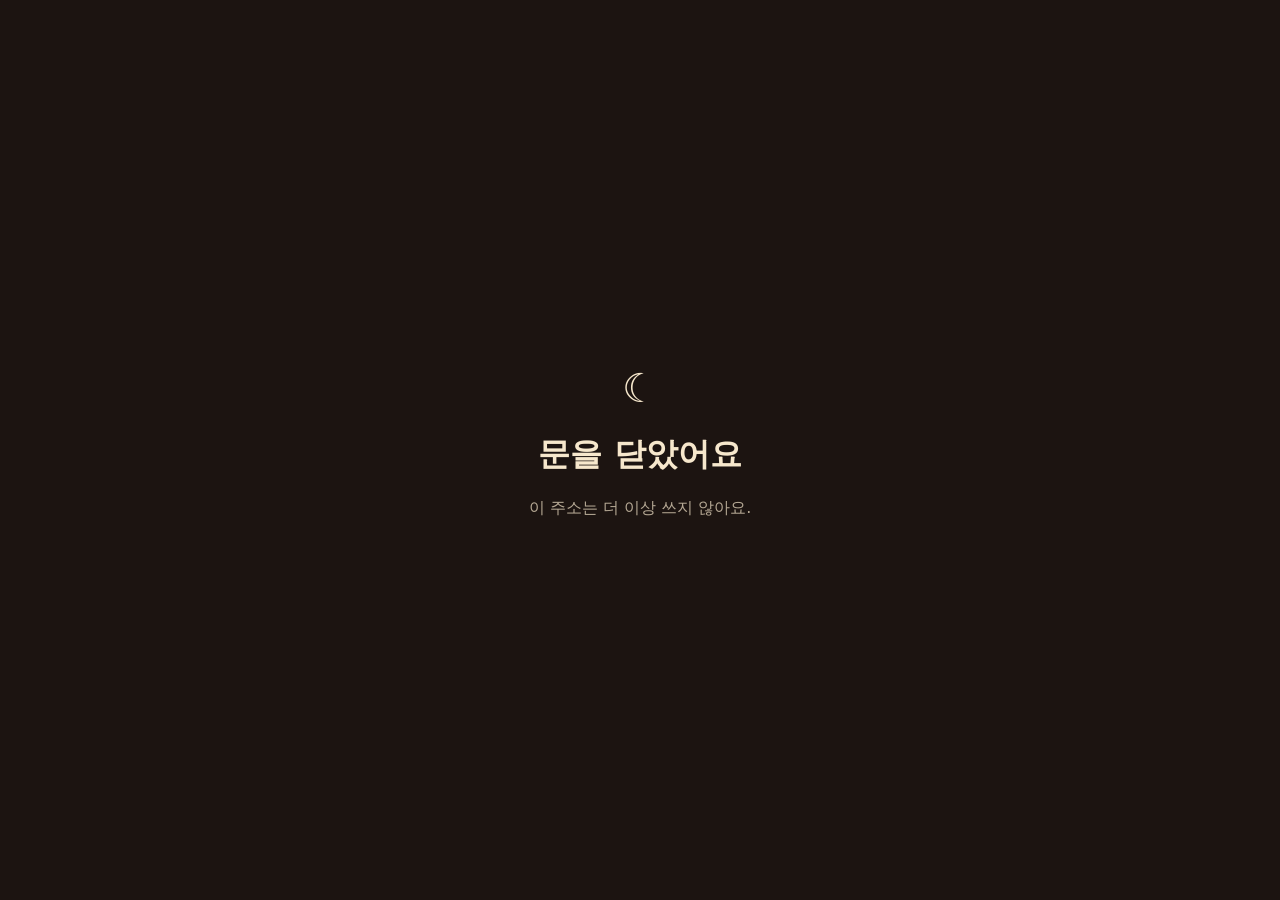
<file: index.html>
<!doctype html><html lang="ko"><head><meta charset="utf-8"><meta name="viewport" content="width=device-width,initial-scale=1"><meta name="robots" content="noindex"><title>밤마을</title>
<style>body{margin:0;min-height:100vh;display:grid;place-items:center;background:#1c1411;color:#f6e7cc;font-family:system-ui,sans-serif;text-align:center}p{opacity:.7}</style></head>
<body><div><div style="font-size:40px">☾</div><h1>문을 닫았어요</h1><p>이 주소는 더 이상 쓰지 않아요.</p></div></body></html>
</file>
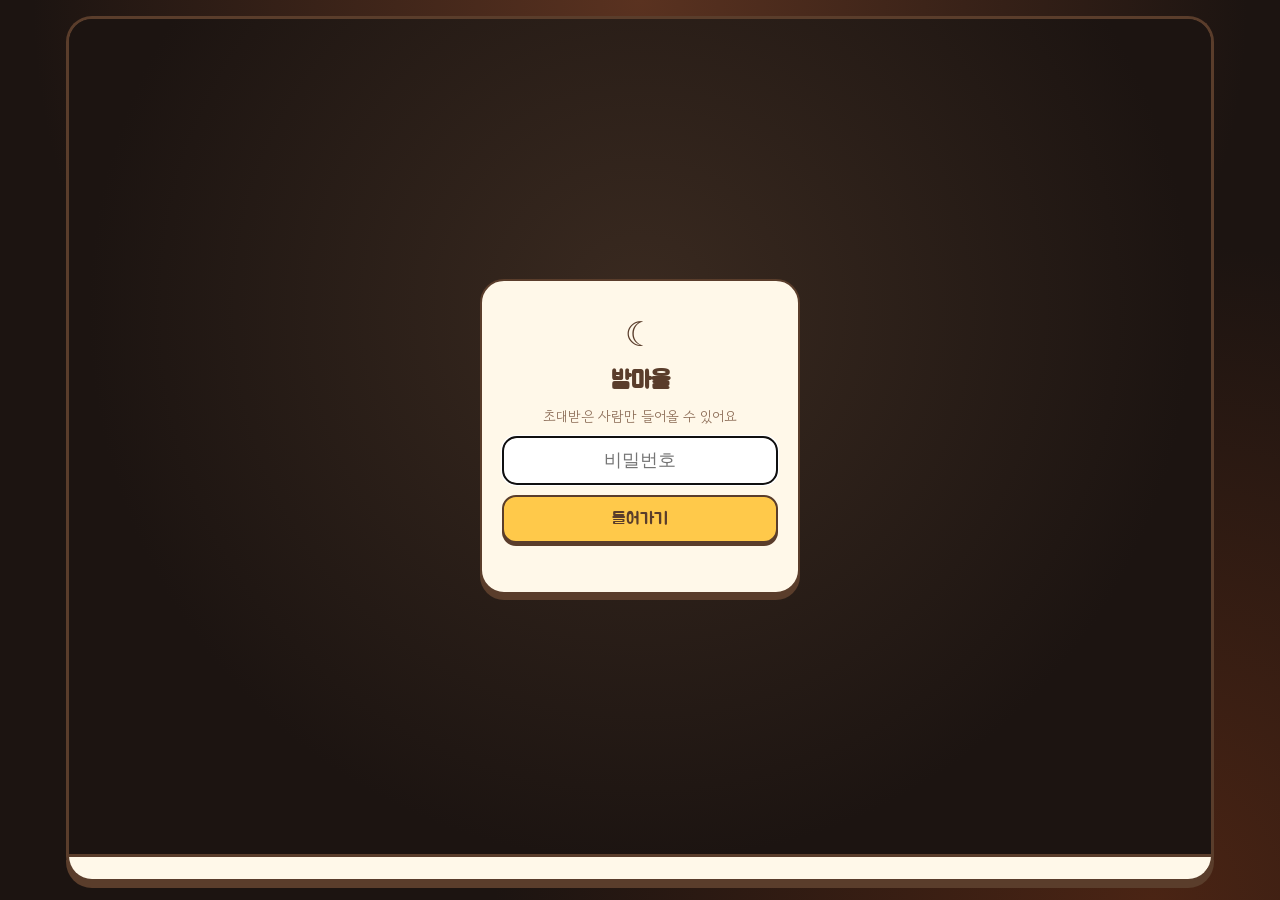
<file: nf26af6dd78/index.html>
<!doctype html><html lang="ko"><head><meta charset="utf-8"><meta name="viewport" content="width=device-width,initial-scale=1,viewport-fit=cover,user-scalable=no"><meta name="format-detection" content="telephone=no"><meta name="apple-mobile-web-app-capable" content="yes"><style>[hidden]{display:none!important}</style></head><body><title>밤마을</title>
<meta name="theme-color" content="#1c1411">
<meta name="description" content="작은 3D 혼술바 마을에서 미니미와 함께 걸어보세요.">
<link rel="icon" href="favicon.svg">
<link rel="preconnect" href="https://fonts.googleapis.com">
<link rel="preconnect" href="https://fonts.gstatic.com" crossorigin>
<link rel="stylesheet" href="https://fonts.googleapis.com/css2?family=Gowun+Dodum&family=IBM+Plex+Mono:wght@500&family=Jua&display=swap">
<link rel="stylesheet" href="walk.css?v=1791561358">

<div class="app">
  <section class="stage" id="stage" aria-label="미니미가 걷는 3D 바">
    <div id="viewport" tabindex="0" aria-label="바닥을 누르거나 방향키로 미니미를 움직이세요"></div>

    <div class="topbar">
      <div class="brand">
        <span class="moon" aria-hidden="true">☾</span>
        <div><b>밤마을</b><small id="placeLine">성수 · 예시 주민</small></div>
      </div>
      <div class="top-actions">
        <button id="netChip" class="net-chip" hidden aria-label="지금 마을에 있는 팀원"></button>
        <button id="coinButton" class="coin-btn" hidden aria-label="코인 · 상점">🪙 <b id="coinAmount">0</b></button>
        <button id="mapButton">지도</button>
        <button id="journalButton">MY</button>
      </div>
    </div>

    <button id="bgmBtn" class="bgm-btn" aria-label="배경음악 켜기/끄기">🎵</button>
    <p id="status" class="toast" role="status" aria-live="polite"></p>
    <div id="welcomeBoard" class="welcome-board" hidden></div>
    <div id="tutorial" class="tutorial" hidden></div>
    <div id="worldLabels" class="world-labels"></div>
    <div id="nameplate" class="nameplate" hidden></div>
    <button id="interact" class="interact" hidden></button>

    <div id="joystick" class="joystick" aria-label="조이스틱: 누른 채로 끌어서 걷기"><i class="joy-knob"></i></div>
    <button id="camBtn" class="cam-btn" aria-label="전체 보기 / 가까이 보기">🔭<small>전체</small></button>
    <button id="emoteBtn" class="emote-btn" hidden aria-label="표현하기">😊<small>표현</small></button>
    <div id="emotePanel" class="emote-panel" hidden></div>
    <div id="roundCard" class="tutorial round-card" hidden></div>
    <button id="jumpBtn" class="jump-btn" aria-label="점프 (스페이스바)">점프<small>SPACE</small></button>
    <button id="punchBtn" class="punch-btn" aria-label="때리기 (Ctrl)">👊<small>CTRL</small></button>
    <span class="demo-chip">팀 테스트 v2.10</span>

    <div id="fade" class="fade" aria-hidden="true"></div>
    <div id="passGate" class="pass-gate" hidden>
      <div class="pass-card"><span class="pass-moon">☾</span><h2>밤마을</h2><p>초대받은 사람만 들어올 수 있어요</p>
        <input id="passInput" type="password" autocomplete="current-password" placeholder="비밀번호" aria-label="비밀번호">
        <button id="passGo">들어가기</button><small id="passMsg"></small></div>
    </div>
    <div id="loading" class="loading"><span>☾</span><p>작은 마을을 여는 중…</p></div>
    <div id="failure" class="failure" hidden>
      <h2>3D 화면을 열지 못했어요</h2>
      <p>브라우저의 3D 지원을 확인하거나 이전 2D 마을을 체험해보세요.</p>
      <a href="social.html">2D 마을 열기</a>
      <button onclick="location.reload()">다시 시도</button>
    </div>
  </section>

  <nav id="dock" class="dock" aria-label="빠른 행동"></nav>
</div>

<div id="calm" class="calm" hidden tabindex="-1" role="dialog" aria-label="대화 중 화면">
  <div class="calm-center">
    <span class="calm-moon">☾</span>
    <p class="calm-title">대화 중</p>
    <p class="calm-sub" id="calmTable"></p>
    <p class="calm-hint">폰은 내려놓고 얘기해요. 필요할 때 화면을 눌러요.</p>
  </div>
  <div class="calm-actions">
    <button id="calmMenu">한잔 주문</button>
    <button id="calmHost">호스트 부르기</button>
    <button id="calmNotify" hidden>🔔 알림 켜기</button>
    <button id="calmBack">화면 보기</button>
  </div>
</div>

<dialog id="villageDialog" tabindex="-1">
  <div class="modal-top"><span id="modalLabel"></span><button id="modalClose" aria-label="닫기">×</button></div>
  <div id="modalContent"></div>
</dialog>

<script type="module">
// 실시간 연결 어댑터를 먼저 깐다: 공개 실시간 서버(모두 같은 방) → 안 되면 Claude 자체 실시간.
// v2.8 비밀번호 입장: 비밀번호를 아는 사람만 들어오고, 같은 비밀번호끼리만 같은 방에서 만난다
const CHECK = '53bccbe65b609c646b95a93a6653e49d5233c45ee8bbed9c8f0b6c075f2c4168';
const sha = async t => [...new Uint8Array(await crypto.subtle.digest('SHA-256', new TextEncoder().encode(t)))].map(b => b.toString(16).padStart(2, '0')).join('');
const testing = new URLSearchParams(location.search).has('broker');
async function unlock() {
  let saved = ''; try { saved = localStorage.getItem('bam-pass') || ''; } catch {}
  if (testing) return;
  if (saved && await sha('bam-check:' + saved) === CHECK) { window.__bamKey = (await sha('bam-room:' + saved)).slice(0, 24); return; }
  document.getElementById('loading').hidden = true;
  const box = document.getElementById('passGate'); box.hidden = false;
  const input = document.getElementById('passInput'), msg = document.getElementById('passMsg');
  setTimeout(() => input.focus(), 50);
  await new Promise(resolve => {
    const tryIt = async () => {
      const pw = input.value.trim();
      if (await sha('bam-check:' + pw) !== CHECK) { msg.textContent = '비밀번호가 달라요'; input.value = ''; box.classList.remove('shake'); void box.offsetWidth; box.classList.add('shake'); return; }
      try { localStorage.setItem('bam-pass', pw); } catch {}
      window.__bamKey = (await sha('bam-room:' + pw)).slice(0, 24);
      box.hidden = true; document.getElementById('loading').hidden = false; resolve();
    };
    document.getElementById('passGo').onclick = tryIt;
    input.onkeydown = e => { if (e.key === 'Enter') tryIt(); };
  });
}
unlock().then(() => import('./netshim.mjs?v=1791561358')).then(m => { m.install(); }).catch(e => console.warn('online off', e))
.then(() => import('./walk.mjs?v=1791561358')).catch(error => {
  console.error(error);
  document.getElementById('loading').hidden = true;
  document.getElementById('failure').hidden = false;
});
</script>
</body></html>
</file>
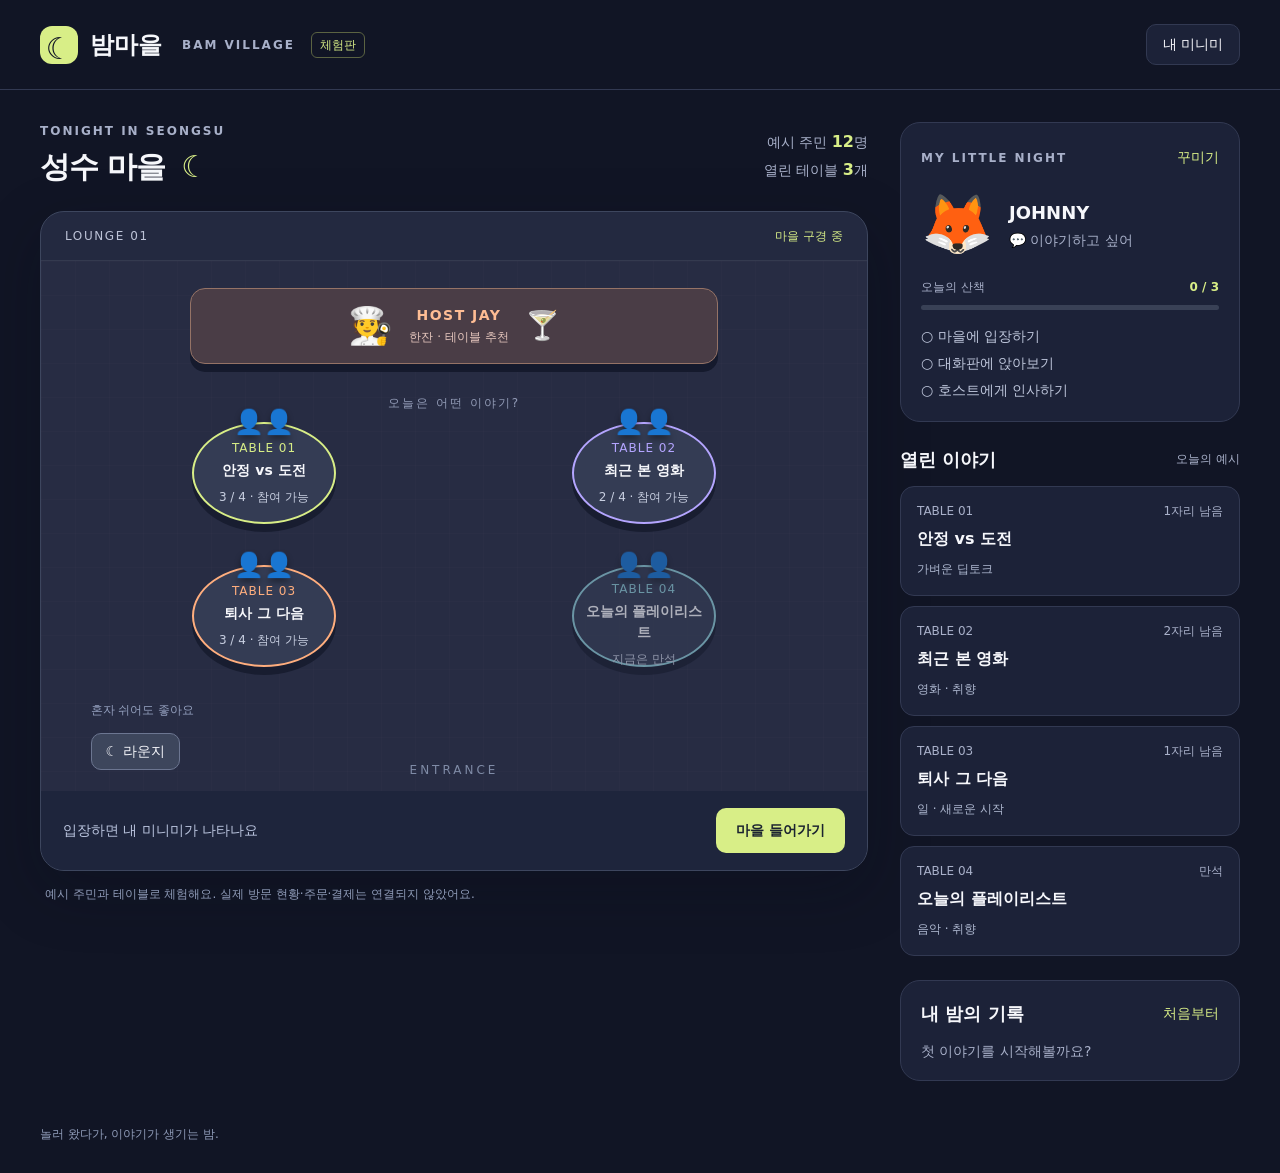
<file: social.html>
<!doctype html>
<html lang="ko">
<head><meta charset="utf-8"><meta name="viewport" content="width=device-width,initial-scale=1"><meta name="theme-color" content="#171c32"><title>밤마을 · 오늘의 작은 만남</title><meta name="description" content="미니미와 함께 돌아다니고, 대화 테이블에 앉아보는 소셜 바 체험."><link rel="icon" href="favicon.svg"><link rel="stylesheet" href="style.css"><script src="app.js" defer></script></head>
<body>
<header><a href="./" class="brand"><span class="brand-icon">☾</span> 밤마을 <small>BAM VILLAGE</small></a><span class="demo">체험판</span><button id="editMe" class="subtle">내 미니미</button></header>
<main>
<section class="play">
<div class="section-head"><div><p class="eyebrow">TONIGHT IN SEONGSU</p><h1>성수 마을 <span class="moon">☾</span></h1></div><div class="night"><span>예시 주민 <b id="population">12</b>명</span><span>열린 테이블 <b id="openCount">3</b>개</span></div></div>
<div class="map-wrap"><div class="map-top"><span>LOUNGE 01</span><span id="mapStatus">마을 구경 중</span></div>
<div id="map" class="map" aria-label="마을 지도. 테이블이나 호스트를 눌러 이동하세요." tabindex="0">
<button class="bar" id="host"><span class="host-emoji">🧑‍🍳</span><span><b>HOST JAY</b><small>한잔 · 테이블 추천</small></span><span class="bar-icon">🍸</span></button>
<div class="zone-title">오늘은 어떤 이야기?</div>
<div id="tableMap"></div>
<div class="lounge-label">혼자 쉬어도 좋아요</div><button class="rest" id="rest">☾ 라운지</button>
<div id="wanderers"></div>
<div id="player" class="player" hidden><span class="avatar" id="playerAvatar">🦊</span><span id="heldDrink" class="held"></span><span class="nameplate" id="playerName">JOHNNY <b>나</b></span></div>
<div class="entrance">ENTRANCE</div>
</div><div class="map-bottom"><span id="hint">입장하면 내 미니미가 나타나요</span><button id="enter" class="primary">마을 들어가기</button></div></div>
<p class="footnote">예시 주민과 테이블로 체험해요. 실제 방문 현황·주문·결제는 연결되지 않았어요.</p>
</section>
<aside>
<div class="me-card"><div class="me-title"><p class="eyebrow">MY LITTLE NIGHT</p><button id="customize" class="text-button">꾸미기</button></div><div class="me-portrait"><span id="meAvatar">🦊</span><span class="accessory" id="meAccessory"></span><div><h2 id="meName">JOHNNY</h2><p id="meMood">💬 이야기하고 싶어</p></div></div><div class="level"><span>오늘의 산책 <b id="questCount">0 / 3</b></span><div class="progress"><div id="progress"></div></div></div><div class="quests" id="quests"><span>○ 마을에 입장하기</span><span>○ 대화판에 앉아보기</span><span>○ 호스트에게 인사하기</span></div><div id="reward" hidden class="reward">✨ 밤 산책 배지 획득! 미니미에 별이 생겼어요.</div></div>
<div class="stories"><div class="list-heading"><h2>열린 이야기</h2><span>오늘의 예시</span></div><div id="tableList"></div></div>
<div class="order-card"><div class="list-heading"><h2>내 밤의 기록</h2><button id="reset" class="text-button">처음부터</button></div><p id="emptyLog">첫 이야기를 시작해볼까요?</p><ul id="log" aria-live="polite"></ul><div id="orderSummary" hidden><span>체험 주문 합계</span><b id="total">0원</b></div></div>
</aside>
</main>
<footer><span>놀러 왔다가, 이야기가 생기는 밤.</span></footer>
<dialog id="dialog"><div class="dialog-head"><span id="dialogLabel" class="eyebrow"></span><button id="closeDialog" aria-label="닫기" class="close">×</button></div><div id="dialogContent"></div></dialog>
<div id="toast" role="status" class="toast"></div>
</body></html>
</file>
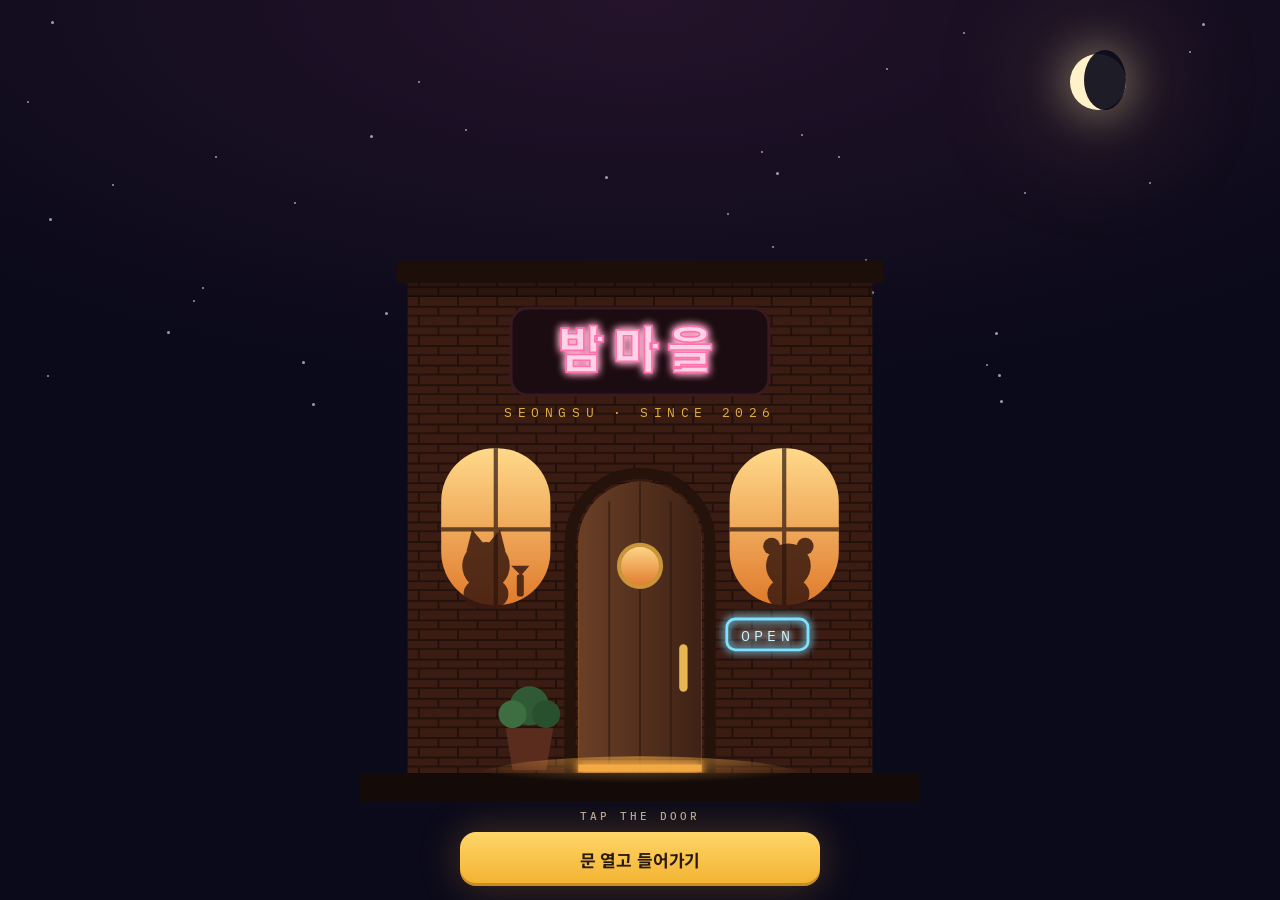
<file: n02e1144d74/intro.html>
<!doctype html><html lang="ko"><head><meta charset="utf-8"><meta name="viewport" content="width=device-width,initial-scale=1,viewport-fit=cover"><style>[hidden]{display:none!important}body{margin:0}</style></head><body>
<title>밤마을</title>
<link rel="stylesheet" href="https://fonts.googleapis.com/css2?family=Noto+Sans+KR:wght@400;500;700;800&family=IBM+Plex+Mono:wght@500&display=swap">
<style>
  /* 입구: 밤골목의 바 정면 한 장. 문을 누르면 열리며 들어간다. 단일 다크 룩 */
  :root { color-scheme: dark; --sky1: #0b0a1a; --sky2: #24132a; --ink: #120a08; --amber: #ffc94a; --warm: #ff9a3c; --neon: #ff6fae; --cream: #fff3dc; --mute: #b8a690;
    --display: 'Noto Sans KR', -apple-system, 'Apple SD Gothic Neo', system-ui, sans-serif; --body: 'Noto Sans KR', -apple-system, 'Apple SD Gothic Neo', system-ui, sans-serif; --mono: 'IBM Plex Mono', ui-monospace, monospace; }
  html, body { height: 100%; }
  body { background: radial-gradient(120% 70% at 50% 0%, var(--sky2), var(--sky1) 60%) var(--sky1); color: var(--cream); font-family: var(--body); overflow-x: hidden; }
  .wrap { position: relative; height: 100%; display: flex; flex-direction: column; align-items: center; justify-content: flex-end; gap: 10px; padding-inline: 16px; padding-block: 12px 14px; box-sizing: border-box; min-height: 420px; }
  .stars, .moon { position: absolute; pointer-events: none; }
  .stars { inset: 0; }
  .stars i { position: absolute; width: 2px; height: 2px; border-radius: 50%; background: #fff; opacity: .6; animation: tw 3s ease-in-out infinite; }
  @keyframes tw { 50% { opacity: .15; } }
  .moon { top: 6%; right: 12%; width: 56px; height: 56px; border-radius: 50%; background: #fff1c9; box-shadow: 0 0 40px 8px rgba(255, 233, 170, .35), 0 0 120px 40px rgba(255, 200, 120, .12); }
  .moon::after { content: ''; position: absolute; inset: -4px 0 0 14px; border-radius: 50%; background: var(--sky1); opacity: .92; }
  .scene { appearance: none; border: 0; background: none; padding: 0; margin: 0; cursor: pointer; color: inherit; font: inherit; transition: transform 1.15s cubic-bezier(.7, 0, .3, 1), opacity .5s 1s; position: relative; display: block; flex: 1 1 auto; min-height: 200px; width: 100%; max-width: 560px; }
  .scene svg { position: absolute; inset: 0; width: 100%; height: 100%; overflow: visible; }
  .neon { animation: flick 6s infinite; }
  @keyframes flick { 0%, 18%, 22%, 61%, 63%, 100% { opacity: 1; } 20%, 62% { opacity: .35; } }
  .glowwin { animation: breathe 5s ease-in-out infinite; }
  @keyframes breathe { 50% { opacity: .82; } }
  #doorPanel { transform-box: fill-box; transform-origin: 0% 50%; transition: transform .8s cubic-bezier(.6, 0, .25, 1), filter .8s; }
  #leak, #inside { transition: opacity .6s; }
  .scene:hover #doorPanel, .scene:focus-visible #doorPanel { transform: scaleX(.94); }
  .open #doorPanel { transform: scaleX(.1) !important; filter: brightness(.5); }
  .open #leak { opacity: 1 !important; }
  .scene:focus-visible { outline: none; }
  .scene:focus-visible #frame { stroke: var(--amber); }
  .hint { margin: 0; font: 500 11px/1 var(--mono); letter-spacing: .28em; color: var(--mute); animation: bob 2.4s ease-in-out infinite; }
  @keyframes bob { 50% { transform: translateY(-3px); } }
  .go { display: flex; align-items: center; justify-content: center; width: min(360px, 100%); height: 54px; border-radius: 16px; background: linear-gradient(180deg, #ffd668, #f2b230); color: #2a1a10; font: 700 17px var(--display); letter-spacing: -.01em; text-decoration: none; box-shadow: 0 0 40px rgba(255, 170, 60, .25), inset 0 -3px 0 rgba(120, 70, 10, .35); flex: none; }
  .go:focus-visible, .copy:focus-visible { outline: 3px solid var(--cream); outline-offset: 3px; }
  .foot { display: flex; flex-wrap: wrap; align-items: center; justify-content: center; gap: 6px 10px; max-width: 420px; text-align: center; font-size: 12px; color: var(--mute); line-height: 1.5; flex: none; }
  .copy { height: 28px; padding: 0 10px; border-radius: 8px; border: 1px solid rgba(255, 201, 74, .35); background: transparent; color: var(--amber); font: 12px var(--body); cursor: pointer; }
  #url { font: 500 11px var(--mono); color: var(--cream); overflow-wrap: anywhere; user-select: all; }
  .go { border: 0; cursor: pointer; }
  /* 빨려 들어가기: 문이 열리고 → 문 쪽으로 확대되며 불빛이 화면을 채운다 → 바 안 */
  .flood { position: fixed; inset: 0; pointer-events: none; opacity: 0; background: radial-gradient(circle at var(--fx, 50%) var(--fy, 70%), #fff4d6 0%, #ffc56a 18%, #e0772c 45%, #2a1408 85%); clip-path: circle(0% at var(--fx, 50%) var(--fy, 70%)); z-index: 5; }
  .enter .flood { opacity: 1; clip-path: circle(150% at var(--fx, 50%) var(--fy, 70%)); transition: clip-path .9s cubic-bezier(.7, 0, .3, 1) .45s, opacity .2s .45s; }
  .enter .scene { transform: scale(5.5); }
  .enter .stars, .enter .moon, .enter .hint, .enter #knock { opacity: 0; transition: opacity .4s; }
  .enter #doorPanel { transform: scaleX(.05) !important; filter: brightness(.4); }
  .enter #leak { opacity: 1 !important; }
  /* 바 안(로비): 화면을 꽉 채운 실내 그림 + 메이플식 NPC 대화창 */
  .lobby { position: fixed; inset: 0; z-index: 6; display: flex; flex-direction: column; background: #1a0d07; overflow: hidden; animation: lobbyIn .9s cubic-bezier(.2, .8, .2, 1) both; }
  .lobby[hidden] { display: none; }
  .lobby.leaving { transition: opacity .6s, filter .6s; opacity: 0; filter: brightness(1.8); }
  @keyframes lobbyIn { from { opacity: 0; transform: scale(1.08); filter: brightness(2); } }
  .room { position: relative; flex: 1 1 auto; min-height: 0; width: 100%; max-width: 520px; margin: 0 auto; }
  .lobby { background: radial-gradient(60% 70% at 50% 35%, #4a2512, #1a0d07 75%) #1a0d07; }
  .room svg { position: absolute; inset: 0; width: 100%; height: 100%; }
  .sway { transform-box: fill-box; transform-origin: 50% 0%; animation: sway 4.2s ease-in-out infinite alternate; }
  .sway.s2 { animation-duration: 5.1s; animation-delay: -1.5s; } .sway.s3 { animation-duration: 4.6s; animation-delay: -3s; }
  @keyframes sway { from { transform: rotate(-3deg); } to { transform: rotate(3deg); } }
  .bt { animation: bt 3s ease-in-out infinite; } .bt:nth-child(2n) { animation-delay: -1s; } .bt:nth-child(3n) { animation-delay: -2s; }
  @keyframes bt { 50% { opacity: .55; } }
  .shake { transform-box: fill-box; transform-origin: 50% 100%; animation: shake .32s ease-in-out infinite alternate; }
  @keyframes shake { from { transform: translate(-3px, 2px) rotate(-14deg); } to { transform: translate(3px, -4px) rotate(10deg); } }
  .cheers { transform-box: fill-box; transform-origin: 50% 100%; animation: cheers 2.8s ease-in-out infinite; }
  @keyframes cheers { 0%, 60%, 100% { transform: rotate(0); } 70%, 80% { transform: rotate(-24deg) translateY(-4px); } }
  .pop { transform-box: fill-box; transform-origin: 50% 100%; animation: pop 2.8s ease-in-out infinite; }
  .pop.p2 { animation-delay: -1.4s; }
  @keyframes pop { 0%, 55% { transform: scale(0); opacity: 0; } 65% { transform: scale(1.15); opacity: 1; } 72%, 92% { transform: scale(1); opacity: 1; } 100% { transform: scale(.6); opacity: 0; } }
  .mote { animation: mote 7s linear infinite; } .mote:nth-child(2n) { animation-duration: 9s; animation-delay: -3s; } .mote:nth-child(3n) { animation-duration: 11s; animation-delay: -6s; }
  @keyframes mote { from { transform: translateY(0); opacity: 0; } 15% { opacity: .9; } to { transform: translateY(-160px); opacity: 0; } }
  .ineon { animation: flick 7s infinite; }
  .talk { flex: none; position: relative; margin: 0 auto; width: min(560px, calc(100% - 32px)); margin-bottom: max(16px, env(safe-area-inset-bottom)); display: grid; gap: 12px; }
  .box { position: relative; display: grid; grid-template-columns: 64px 1fr; gap: 12px; align-items: start; padding: 16px 16px 18px; border-radius: 16px;
    background: linear-gradient(180deg, rgba(36, 20, 12, .94), rgba(22, 12, 8, .96)); border: 2px solid #c9943a; box-shadow: 0 0 0 4px rgba(20, 10, 6, .8), 0 0 0 5px rgba(201, 148, 58, .35), 0 20px 50px rgba(0, 0, 0, .6); }
  .box::before, .box::after { content: ''; position: absolute; width: 10px; height: 10px; border: 2px solid #f2c46a; transform: rotate(45deg); background: #2a170d; top: -7px; }
  .box::before { left: 18px; } .box::after { right: 18px; }
  .face { width: 64px; height: 64px; border-radius: 14px; background: radial-gradient(circle at 50% 40%, #6b3a20, #2a170d); border: 2px solid #c9943a; overflow: hidden; }
  .who { display: inline-block; margin-bottom: 6px; padding: 3px 9px; border-radius: 6px; background: #c9943a; color: #24140c; font: 800 12px var(--display); letter-spacing: -.01em; }
  .say { margin: 0; min-height: 3.2em; font: 500 15.5px/1.6 var(--body); color: #fff3dc; letter-spacing: -.015em; }
  .say::after { content: '▼'; display: inline-block; margin-left: 6px; font-size: 10px; color: #f2c46a; animation: bob 1s ease-in-out infinite; opacity: var(--more, 0); }
  .go.big { width: 100%; height: 58px; font: 800 18px var(--display); letter-spacing: -.02em; position: relative; overflow: hidden; }
  .go.big::after { content: ''; position: absolute; inset: 0; background: linear-gradient(105deg, transparent 35%, rgba(255, 255, 255, .55) 50%, transparent 65%); transform: translateX(-120%); animation: sweep 2.6s ease-in-out infinite 1s; }
  @keyframes sweep { 60%, 100% { transform: translateX(120%); } }
  .row { display: flex; justify-content: space-between; align-items: center; font-size: 12px; color: var(--mute); }
  .back { appearance: none; border: 0; background: none; color: var(--mute); font: 600 13px var(--body); cursor: pointer; padding: 6px 0; }
  .back:focus-visible { outline: 2px solid var(--cream); }
  .snd { appearance: none; border: 1px solid rgba(255, 201, 74, .35); background: rgba(0, 0, 0, .35); color: var(--amber); border-radius: 999px; padding: 6px 12px; font: 600 12px var(--body); cursor: pointer; position: absolute; top: max(14px, env(safe-area-inset-top)); right: 16px; z-index: 2; }
  @media (prefers-reduced-motion: reduce) { .neon, .glowwin, .stars i, .hint, .sway, .bt, .shake, .cheers, .pop, .mote, .ineon, .go.big::after { animation: none; } #doorPanel { transition: none; } }
</style>
<div class="wrap" id="wrap">
  <div class="stars" id="stars" aria-hidden="true"></div>
  <div class="moon" aria-hidden="true"></div>

  <button class="scene" id="scene" type="button" aria-label="밤마을 문 열고 들어가기">
    <svg viewBox="0 0 400 430" preserveAspectRatio="xMidYMax meet" aria-hidden="true">
      <defs>
        <pattern id="brick" width="28" height="14" patternUnits="userSpaceOnUse"><rect width="28" height="14" fill="#3b1c13"/><path d="M0 13.5h28M14 0v7M0 7h28M0 7v7M28 7v7" stroke="#22100b" stroke-width="1.4"/></pattern>
        <linearGradient id="win" x1="0" y1="0" x2="0" y2="1"><stop offset="0" stop-color="#ffd98a"/><stop offset="1" stop-color="#e07a2c"/></linearGradient>
        <linearGradient id="wood" x1="0" y1="0" x2="1" y2="0"><stop offset="0" stop-color="#6a3f26"/><stop offset="1" stop-color="#3e2215"/></linearGradient>
        <radialGradient id="inside" cx=".5" cy=".75" r=".8"><stop offset="0" stop-color="#ffe2a0"/><stop offset=".6" stop-color="#f29a3c"/><stop offset="1" stop-color="#7a3a16"/></radialGradient>
        <radialGradient id="pool" cx=".5" cy="0" r=".6"><stop offset="0" stop-color="#ffb347" stop-opacity=".55"/><stop offset="1" stop-color="#ffb347" stop-opacity="0"/></radialGradient>
        <filter id="glow" x="-30%" y="-60%" width="160%" height="220%"><feGaussianBlur stdDeviation="3.2" result="b"/><feMerge><feMergeNode in="b"/><feMergeNode in="b"/><feMergeNode in="SourceGraphic"/></feMerge></filter>
        <filter id="soft" x="-50%" y="-50%" width="200%" height="200%"><feGaussianBlur stdDeviation="10"/></filter>
      </defs>
      <!-- 건물 -->
      <rect x="34" y="54" width="332" height="356" fill="url(#brick)"/>
      <rect x="26" y="44" width="348" height="16" rx="2" fill="#1c0e09"/>
      <rect x="34" y="60" width="332" height="10" fill="#000" opacity=".25"/>
      <!-- 네온 간판 -->
      <rect x="108" y="78" width="184" height="62" rx="12" fill="#1a0c10" stroke="#3a1a22" stroke-width="2"/>
      <g class="neon" filter="url(#glow)">
        <text x="200" y="121" text-anchor="middle" font-family="Noto Sans KR, sans-serif" font-weight="800" font-size="36" fill="#ffd3e6" stroke="#ff6fae" stroke-width="1.2" letter-spacing="6">밤마을</text>
      </g>
      <text x="200" y="156" text-anchor="middle" font-family="IBM Plex Mono, monospace" font-size="9" fill="#ffc94a" letter-spacing="4" opacity=".85">SEONGSU · SINCE 2026</text>
      <!-- 창문(미니미 실루엣) -->
      <g class="glowwin">
        <rect x="58" y="178" width="78" height="112" rx="38" fill="url(#win)"/>
        <rect x="264" y="178" width="78" height="112" rx="38" fill="url(#win)"/>
      </g>
      <g fill="#3a1a10" opacity=".85">
        <circle cx="90" cy="262" r="17"/><path d="M76 252 l4 -16 9 11z M104 252 l-4 -16 -9 11z"/><rect x="74" y="272" width="32" height="20" rx="10"/>
        <circle cx="306" cy="262" r="16"/><circle cx="294" cy="248" r="6"/><circle cx="318" cy="248" r="6"/><rect x="291" y="272" width="30" height="20" rx="10"/>
        <rect x="112" y="268" width="5" height="16" rx="2"/><path d="M108 262h13l-6 7z"/>
      </g>
      <path d="M58 236h78M97 178v112M264 236h78M303 178v112" stroke="#2a140c" stroke-width="3" opacity=".7"/>
      <!-- 문: 안쪽 불빛 → 문짝 -->
      <path d="M156 410 V246 a44 44 0 0 1 88 0 V410z" fill="url(#inside)"/>
      <g id="leak" opacity=".0"><ellipse cx="200" cy="330" rx="70" ry="90" fill="#ffd27a" filter="url(#soft)" opacity=".75"/></g>
      <g id="doorPanel">
        <path d="M156 410 V246 a44 44 0 0 1 88 0 V410z" fill="url(#wood)"/>
        <path d="M178 216 V410 M200 202 V410 M222 216 V410" stroke="#2c170e" stroke-width="1.5" opacity=".55"/>
        <circle cx="200" cy="262" r="15" fill="url(#win)" stroke="#c9943a" stroke-width="3"/>
        <rect x="228" y="318" width="6" height="34" rx="3" fill="#e7b552"/>
      </g>
      <path id="frame" d="M150 412 V246 a50 50 0 0 1 100 0 V412" fill="none" stroke="#24120b" stroke-width="8"/>
      <rect x="156" y="404" width="88" height="5" fill="#ffb347" opacity=".9" filter="url(#glow)"/>
      <!-- 화분 · OPEN -->
      <path d="M104 378 h34 l-5 30 h-24z" fill="#5a2c1e"/><circle cx="121" cy="362" r="14" fill="#2f5a34"/><circle cx="109" cy="368" r="10" fill="#3d6e42"/><circle cx="133" cy="368" r="10" fill="#28502d"/>
      <g class="neon" filter="url(#glow)"><rect x="262" y="300" width="58" height="22" rx="6" fill="none" stroke="#7fe0ff" stroke-width="2"/><text x="291" y="316" text-anchor="middle" font-family="IBM Plex Mono, monospace" font-size="11" fill="#c8f3ff" letter-spacing="3">OPEN</text></g>
      <!-- 길바닥과 불빛 웅덩이 -->
      <rect x="0" y="410" width="400" height="20" fill="#140b09"/>
      <ellipse cx="200" cy="414" rx="120" ry="16" fill="url(#pool)"/>
    </svg>
  </button>

  <p class="hint">TAP THE DOOR</p>
  <button class="go" id="knock" type="button">문 열고 들어가기</button>
  <div class="flood" id="flood" aria-hidden="true"></div>
  <section class="lobby" id="lobby" hidden aria-label="바 안">
    <button class="snd" id="snd" type="button">♪ 음악 끄기</button>
    <div class="room" aria-hidden="true">
      <svg viewBox="0 0 400 440" preserveAspectRatio="xMidYMid slice">
        <defs>
          <linearGradient id="wall" x1="0" y1="0" x2="0" y2="1"><stop offset="0" stop-color="#2a140b"/><stop offset=".55" stop-color="#4a2512"/><stop offset="1" stop-color="#1f0f08"/></linearGradient>
          <linearGradient id="beam" x1="0" y1="0" x2="0" y2="1"><stop offset="0" stop-color="#ffd27a" stop-opacity=".55"/><stop offset="1" stop-color="#ffd27a" stop-opacity="0"/></linearGradient>
          <linearGradient id="ctr" x1="0" y1="0" x2="0" y2="1"><stop offset="0" stop-color="#8a5432"/><stop offset=".12" stop-color="#5e3520"/><stop offset="1" stop-color="#2a150b"/></linearGradient>
          <radialGradient id="warm" cx=".5" cy=".45" r=".7"><stop offset="0" stop-color="#ffb04a" stop-opacity=".35"/><stop offset="1" stop-color="#ffb04a" stop-opacity="0"/></radialGradient>
          <filter id="g2" x="-40%" y="-80%" width="180%" height="260%"><feGaussianBlur stdDeviation="2.6" result="b"/><feMerge><feMergeNode in="b"/><feMergeNode in="b"/><feMergeNode in="SourceGraphic"/></feMerge></filter>
        </defs>
        <rect width="400" height="440" fill="url(#wall)"/>
        <path d="M0 0h400v14H0z" fill="#160a05"/>
        <rect x="20" y="14" width="2" height="230" fill="#000" opacity=".18"/><rect x="58" y="14" width="2" height="230" fill="#000" opacity=".18"/><rect x="96" y="14" width="2" height="230" fill="#000" opacity=".18"/><rect x="134" y="14" width="2" height="230" fill="#000" opacity=".18"/><rect x="172" y="14" width="2" height="230" fill="#000" opacity=".18"/><rect x="210" y="14" width="2" height="230" fill="#000" opacity=".18"/><rect x="248" y="14" width="2" height="230" fill="#000" opacity=".18"/><rect x="286" y="14" width="2" height="230" fill="#000" opacity=".18"/><rect x="324" y="14" width="2" height="230" fill="#000" opacity=".18"/><rect x="362" y="14" width="2" height="230" fill="#000" opacity=".18"/>
        <rect x="24" y="40" width="352" height="160" rx="8" fill="#1b0d06" opacity=".7"/>
        <rect x="24" y="196" width="352" height="6" fill="#ffb347" opacity=".55" filter="url(#g2)"/>
        <rect x="28" y="92" width="344" height="4" rx="2" fill="#6b3d22"/><rect x="28" y="140" width="344" height="4" rx="2" fill="#6b3d22"/><rect x="28" y="188" width="344" height="4" rx="2" fill="#6b3d22"/>
        <g class="bt"><rect x="34" y="70" width="11" height="22" rx="3" fill="#e8584a" opacity=".9"/><rect x="37.5" y="63" width="4" height="8" rx="1.5" fill="#e8584a"/><rect x="36" y="74" width="2" height="14" rx="1" fill="#fff" opacity=".35"/></g><g class="bt"><rect x="52" y="74" width="9" height="18" rx="3" fill="#ffb347" opacity=".9"/><rect x="54.5" y="67" width="4" height="8" rx="1.5" fill="#ffb347"/><rect x="54" y="78" width="2" height="10" rx="1" fill="#fff" opacity=".35"/></g><g class="bt"><rect x="66" y="70" width="9" height="22" rx="3" fill="#7fd6a0" opacity=".9"/><rect x="68.5" y="63" width="4" height="8" rx="1.5" fill="#7fd6a0"/><rect x="68" y="74" width="2" height="14" rx="1" fill="#fff" opacity=".35"/></g><g class="bt"><rect x="79" y="64" width="12" height="28" rx="3" fill="#ffb347" opacity=".9"/><rect x="83.0" y="57" width="4" height="8" rx="1.5" fill="#ffb347"/><rect x="81" y="68" width="2" height="20" rx="1" fill="#fff" opacity=".35"/></g><g class="bt"><rect x="95" y="64" width="9" height="28" rx="3" fill="#7fd6a0" opacity=".9"/><rect x="97.5" y="57" width="4" height="8" rx="1.5" fill="#7fd6a0"/><rect x="97" y="68" width="2" height="20" rx="1" fill="#fff" opacity=".35"/></g><g class="bt"><rect x="111" y="70" width="9" height="22" rx="3" fill="#7fd6a0" opacity=".9"/><rect x="113.5" y="63" width="4" height="8" rx="1.5" fill="#7fd6a0"/><rect x="113" y="74" width="2" height="14" rx="1" fill="#fff" opacity=".35"/></g><g class="bt"><rect x="127" y="74" width="12" height="18" rx="3" fill="#ffe08a" opacity=".9"/><rect x="131.0" y="67" width="4" height="8" rx="1.5" fill="#ffe08a"/><rect x="129" y="78" width="2" height="10" rx="1" fill="#fff" opacity=".35"/></g><g class="bt"><rect x="143" y="66" width="10" height="26" rx="3" fill="#e8584a" opacity=".9"/><rect x="146.0" y="59" width="4" height="8" rx="1.5" fill="#e8584a"/><rect x="145" y="70" width="2" height="18" rx="1" fill="#fff" opacity=".35"/></g><g class="bt"><rect x="253" y="64" width="11" height="28" rx="3" fill="#c9a2e8" opacity=".9"/><rect x="256.5" y="57" width="4" height="8" rx="1.5" fill="#c9a2e8"/><rect x="255" y="68" width="2" height="20" rx="1" fill="#fff" opacity=".35"/></g><g class="bt"><rect x="271" y="66" width="12" height="26" rx="3" fill="#ffb347" opacity=".9"/><rect x="275.0" y="59" width="4" height="8" rx="1.5" fill="#ffb347"/><rect x="273" y="70" width="2" height="18" rx="1" fill="#fff" opacity=".35"/></g><g class="bt"><rect x="287" y="70" width="12" height="22" rx="3" fill="#c9a2e8" opacity=".9"/><rect x="291.0" y="63" width="4" height="8" rx="1.5" fill="#c9a2e8"/><rect x="289" y="74" width="2" height="14" rx="1" fill="#fff" opacity=".35"/></g><g class="bt"><rect x="303" y="64" width="12" height="28" rx="3" fill="#7fd6a0" opacity=".9"/><rect x="307.0" y="57" width="4" height="8" rx="1.5" fill="#7fd6a0"/><rect x="305" y="68" width="2" height="20" rx="1" fill="#fff" opacity=".35"/></g><g class="bt"><rect x="322" y="66" width="9" height="26" rx="3" fill="#c9a2e8" opacity=".9"/><rect x="324.5" y="59" width="4" height="8" rx="1.5" fill="#c9a2e8"/><rect x="324" y="70" width="2" height="18" rx="1" fill="#fff" opacity=".35"/></g><g class="bt"><rect x="338" y="64" width="11" height="28" rx="3" fill="#f2c46a" opacity=".9"/><rect x="341.5" y="57" width="4" height="8" rx="1.5" fill="#f2c46a"/><rect x="340" y="68" width="2" height="20" rx="1" fill="#fff" opacity=".35"/></g><g class="bt"><rect x="353" y="66" width="9" height="26" rx="3" fill="#f2c46a" opacity=".9"/><rect x="355.5" y="59" width="4" height="8" rx="1.5" fill="#f2c46a"/><rect x="355" y="70" width="2" height="18" rx="1" fill="#fff" opacity=".35"/></g><g class="bt"><rect x="34" y="122" width="9" height="18" rx="3" fill="#9ac4ff" opacity=".9"/><rect x="36.5" y="115" width="4" height="8" rx="1.5" fill="#9ac4ff"/><rect x="36" y="126" width="2" height="10" rx="1" fill="#fff" opacity=".35"/></g><g class="bt"><rect x="50" y="114" width="12" height="26" rx="3" fill="#e8584a" opacity=".9"/><rect x="54.0" y="107" width="4" height="8" rx="1.5" fill="#e8584a"/><rect x="52" y="118" width="2" height="18" rx="1" fill="#fff" opacity=".35"/></g><g class="bt"><rect x="69" y="122" width="11" height="18" rx="3" fill="#f2c46a" opacity=".9"/><rect x="72.5" y="115" width="4" height="8" rx="1.5" fill="#f2c46a"/><rect x="71" y="126" width="2" height="10" rx="1" fill="#fff" opacity=".35"/></g><g class="bt"><rect x="85" y="122" width="10" height="18" rx="3" fill="#f2c46a" opacity=".9"/><rect x="88.0" y="115" width="4" height="8" rx="1.5" fill="#f2c46a"/><rect x="87" y="126" width="2" height="10" rx="1" fill="#fff" opacity=".35"/></g><g class="bt"><rect x="99" y="114" width="10" height="26" rx="3" fill="#ff6f9c" opacity=".9"/><rect x="102.0" y="107" width="4" height="8" rx="1.5" fill="#ff6f9c"/><rect x="101" y="118" width="2" height="18" rx="1" fill="#fff" opacity=".35"/></g><g class="bt"><rect x="116" y="112" width="10" height="28" rx="3" fill="#e8584a" opacity=".9"/><rect x="119.0" y="105" width="4" height="8" rx="1.5" fill="#e8584a"/><rect x="118" y="116" width="2" height="20" rx="1" fill="#fff" opacity=".35"/></g><g class="bt"><rect x="131" y="118" width="9" height="22" rx="3" fill="#f2c46a" opacity=".9"/><rect x="133.5" y="111" width="4" height="8" rx="1.5" fill="#f2c46a"/><rect x="133" y="122" width="2" height="14" rx="1" fill="#fff" opacity=".35"/></g><g class="bt"><rect x="145" y="118" width="11" height="22" rx="3" fill="#e8584a" opacity=".9"/><rect x="148.5" y="111" width="4" height="8" rx="1.5" fill="#e8584a"/><rect x="147" y="122" width="2" height="14" rx="1" fill="#fff" opacity=".35"/></g><g class="bt"><rect x="163" y="112" width="11" height="28" rx="3" fill="#c9a2e8" opacity=".9"/><rect x="166.5" y="105" width="4" height="8" rx="1.5" fill="#c9a2e8"/><rect x="165" y="116" width="2" height="20" rx="1" fill="#fff" opacity=".35"/></g><g class="bt"><rect x="181" y="118" width="12" height="22" rx="3" fill="#ff6f9c" opacity=".9"/><rect x="185.0" y="111" width="4" height="8" rx="1.5" fill="#ff6f9c"/><rect x="183" y="122" width="2" height="14" rx="1" fill="#fff" opacity=".35"/></g><g class="bt"><rect x="197" y="118" width="10" height="22" rx="3" fill="#ffe08a" opacity=".9"/><rect x="200.0" y="111" width="4" height="8" rx="1.5" fill="#ffe08a"/><rect x="199" y="122" width="2" height="14" rx="1" fill="#fff" opacity=".35"/></g><g class="bt"><rect x="214" y="122" width="10" height="18" rx="3" fill="#f2c46a" opacity=".9"/><rect x="217.0" y="115" width="4" height="8" rx="1.5" fill="#f2c46a"/><rect x="216" y="126" width="2" height="10" rx="1" fill="#fff" opacity=".35"/></g><g class="bt"><rect x="231" y="114" width="10" height="26" rx="3" fill="#9ac4ff" opacity=".9"/><rect x="234.0" y="107" width="4" height="8" rx="1.5" fill="#9ac4ff"/><rect x="233" y="118" width="2" height="18" rx="1" fill="#fff" opacity=".35"/></g><g class="bt"><rect x="245" y="112" width="10" height="28" rx="3" fill="#c9a2e8" opacity=".9"/><rect x="248.0" y="105" width="4" height="8" rx="1.5" fill="#c9a2e8"/><rect x="247" y="116" width="2" height="20" rx="1" fill="#fff" opacity=".35"/></g><g class="bt"><rect x="262" y="118" width="11" height="22" rx="3" fill="#7fd6a0" opacity=".9"/><rect x="265.5" y="111" width="4" height="8" rx="1.5" fill="#7fd6a0"/><rect x="264" y="122" width="2" height="14" rx="1" fill="#fff" opacity=".35"/></g><g class="bt"><rect x="278" y="112" width="12" height="28" rx="3" fill="#e8584a" opacity=".9"/><rect x="282.0" y="105" width="4" height="8" rx="1.5" fill="#e8584a"/><rect x="280" y="116" width="2" height="20" rx="1" fill="#fff" opacity=".35"/></g><g class="bt"><rect x="295" y="112" width="9" height="28" rx="3" fill="#e8584a" opacity=".9"/><rect x="297.5" y="105" width="4" height="8" rx="1.5" fill="#e8584a"/><rect x="297" y="116" width="2" height="20" rx="1" fill="#fff" opacity=".35"/></g><g class="bt"><rect x="308" y="122" width="10" height="18" rx="3" fill="#ffe08a" opacity=".9"/><rect x="311.0" y="115" width="4" height="8" rx="1.5" fill="#ffe08a"/><rect x="310" y="126" width="2" height="10" rx="1" fill="#fff" opacity=".35"/></g><g class="bt"><rect x="323" y="122" width="10" height="18" rx="3" fill="#c9a2e8" opacity=".9"/><rect x="326.0" y="115" width="4" height="8" rx="1.5" fill="#c9a2e8"/><rect x="325" y="126" width="2" height="10" rx="1" fill="#fff" opacity=".35"/></g><g class="bt"><rect x="340" y="122" width="9" height="18" rx="3" fill="#7fd6a0" opacity=".9"/><rect x="342.5" y="115" width="4" height="8" rx="1.5" fill="#7fd6a0"/><rect x="342" y="126" width="2" height="10" rx="1" fill="#fff" opacity=".35"/></g><g class="bt"><rect x="356" y="122" width="10" height="18" rx="3" fill="#c9a2e8" opacity=".9"/><rect x="359.0" y="115" width="4" height="8" rx="1.5" fill="#c9a2e8"/><rect x="358" y="126" width="2" height="10" rx="1" fill="#fff" opacity=".35"/></g><g class="bt"><rect x="34" y="170" width="9" height="18" rx="3" fill="#ffe08a" opacity=".9"/><rect x="36.5" y="163" width="4" height="8" rx="1.5" fill="#ffe08a"/><rect x="36" y="174" width="2" height="10" rx="1" fill="#fff" opacity=".35"/></g><g class="bt"><rect x="50" y="166" width="12" height="22" rx="3" fill="#9ac4ff" opacity=".9"/><rect x="54.0" y="159" width="4" height="8" rx="1.5" fill="#9ac4ff"/><rect x="52" y="170" width="2" height="14" rx="1" fill="#fff" opacity=".35"/></g><g class="bt"><rect x="67" y="160" width="11" height="28" rx="3" fill="#ffb347" opacity=".9"/><rect x="70.5" y="153" width="4" height="8" rx="1.5" fill="#ffb347"/><rect x="69" y="164" width="2" height="20" rx="1" fill="#fff" opacity=".35"/></g><g class="bt"><rect x="82" y="160" width="12" height="28" rx="3" fill="#f2c46a" opacity=".9"/><rect x="86.0" y="153" width="4" height="8" rx="1.5" fill="#f2c46a"/><rect x="84" y="164" width="2" height="20" rx="1" fill="#fff" opacity=".35"/></g><g class="bt"><rect x="99" y="170" width="11" height="18" rx="3" fill="#ff6f9c" opacity=".9"/><rect x="102.5" y="163" width="4" height="8" rx="1.5" fill="#ff6f9c"/><rect x="101" y="174" width="2" height="10" rx="1" fill="#fff" opacity=".35"/></g><g class="bt"><rect x="114" y="162" width="11" height="26" rx="3" fill="#f2c46a" opacity=".9"/><rect x="117.5" y="155" width="4" height="8" rx="1.5" fill="#f2c46a"/><rect x="116" y="166" width="2" height="18" rx="1" fill="#fff" opacity=".35"/></g><g class="bt"><rect x="132" y="170" width="10" height="18" rx="3" fill="#ffe08a" opacity=".9"/><rect x="135.0" y="163" width="4" height="8" rx="1.5" fill="#ffe08a"/><rect x="134" y="174" width="2" height="10" rx="1" fill="#fff" opacity=".35"/></g><g class="bt"><rect x="149" y="166" width="11" height="22" rx="3" fill="#7fd6a0" opacity=".9"/><rect x="152.5" y="159" width="4" height="8" rx="1.5" fill="#7fd6a0"/><rect x="151" y="170" width="2" height="14" rx="1" fill="#fff" opacity=".35"/></g><g class="bt"><rect x="167" y="170" width="11" height="18" rx="3" fill="#9ac4ff" opacity=".9"/><rect x="170.5" y="163" width="4" height="8" rx="1.5" fill="#9ac4ff"/><rect x="169" y="174" width="2" height="10" rx="1" fill="#fff" opacity=".35"/></g><g class="bt"><rect x="185" y="166" width="11" height="22" rx="3" fill="#c9a2e8" opacity=".9"/><rect x="188.5" y="159" width="4" height="8" rx="1.5" fill="#c9a2e8"/><rect x="187" y="170" width="2" height="14" rx="1" fill="#fff" opacity=".35"/></g><g class="bt"><rect x="200" y="166" width="11" height="22" rx="3" fill="#ffe08a" opacity=".9"/><rect x="203.5" y="159" width="4" height="8" rx="1.5" fill="#ffe08a"/><rect x="202" y="170" width="2" height="14" rx="1" fill="#fff" opacity=".35"/></g><g class="bt"><rect x="215" y="166" width="12" height="22" rx="3" fill="#ffe08a" opacity=".9"/><rect x="219.0" y="159" width="4" height="8" rx="1.5" fill="#ffe08a"/><rect x="217" y="170" width="2" height="14" rx="1" fill="#fff" opacity=".35"/></g><g class="bt"><rect x="234" y="162" width="12" height="26" rx="3" fill="#7fd6a0" opacity=".9"/><rect x="238.0" y="155" width="4" height="8" rx="1.5" fill="#7fd6a0"/><rect x="236" y="166" width="2" height="18" rx="1" fill="#fff" opacity=".35"/></g><g class="bt"><rect x="250" y="160" width="11" height="28" rx="3" fill="#9ac4ff" opacity=".9"/><rect x="253.5" y="153" width="4" height="8" rx="1.5" fill="#9ac4ff"/><rect x="252" y="164" width="2" height="20" rx="1" fill="#fff" opacity=".35"/></g><g class="bt"><rect x="265" y="160" width="11" height="28" rx="3" fill="#c9a2e8" opacity=".9"/><rect x="268.5" y="153" width="4" height="8" rx="1.5" fill="#c9a2e8"/><rect x="267" y="164" width="2" height="20" rx="1" fill="#fff" opacity=".35"/></g><g class="bt"><rect x="281" y="166" width="9" height="22" rx="3" fill="#ffb347" opacity=".9"/><rect x="283.5" y="159" width="4" height="8" rx="1.5" fill="#ffb347"/><rect x="283" y="170" width="2" height="14" rx="1" fill="#fff" opacity=".35"/></g><g class="bt"><rect x="294" y="166" width="12" height="22" rx="3" fill="#c9a2e8" opacity=".9"/><rect x="298.0" y="159" width="4" height="8" rx="1.5" fill="#c9a2e8"/><rect x="296" y="170" width="2" height="14" rx="1" fill="#fff" opacity=".35"/></g><g class="bt"><rect x="310" y="170" width="12" height="18" rx="3" fill="#f2c46a" opacity=".9"/><rect x="314.0" y="163" width="4" height="8" rx="1.5" fill="#f2c46a"/><rect x="312" y="174" width="2" height="10" rx="1" fill="#fff" opacity=".35"/></g><g class="bt"><rect x="329" y="170" width="11" height="18" rx="3" fill="#ffb347" opacity=".9"/><rect x="332.5" y="163" width="4" height="8" rx="1.5" fill="#ffb347"/><rect x="331" y="174" width="2" height="10" rx="1" fill="#fff" opacity=".35"/></g><g class="bt"><rect x="345" y="160" width="10" height="28" rx="3" fill="#ff6f9c" opacity=".9"/><rect x="348.0" y="153" width="4" height="8" rx="1.5" fill="#ff6f9c"/><rect x="347" y="164" width="2" height="20" rx="1" fill="#fff" opacity=".35"/></g><g class="bt"><rect x="360" y="170" width="11" height="18" rx="3" fill="#e8584a" opacity=".9"/><rect x="363.5" y="163" width="4" height="8" rx="1.5" fill="#e8584a"/><rect x="362" y="174" width="2" height="10" rx="1" fill="#fff" opacity=".35"/></g>
        <g class="ineon" filter="url(#g2)"><rect x="152" y="26" width="96" height="44" rx="10" fill="#1a0c10" stroke="#ff6fae" stroke-width="1.6"/><text x="200" y="56" text-anchor="middle" font-family="Noto Sans KR, sans-serif" font-weight="800" font-size="22" fill="#ffd3e6" letter-spacing="3">밤마을</text></g>
        <rect width="400" height="440" fill="url(#warm)"/>
        <!-- 펜던트 조명 -->
        <g class="sway"><path d="M80 0v62" stroke="#140a05" stroke-width="2"/><path d="M66 62h28l-6 14h-16z" fill="#c9943a"/><path d="M58 76 L102 76 L150 300 L10 300z" fill="url(#beam)" opacity=".5"/><circle cx="80" cy="78" r="5" fill="#fff4cf" filter="url(#g2)"/></g>

        <g class="sway s3"><path d="M320 0v62" stroke="#140a05" stroke-width="2"/><path d="M306 62h28l-6 14h-16z" fill="#c9943a"/><path d="M298 76 L342 76 L390 300 L250 300z" fill="url(#beam)" opacity=".5"/><circle cx="320" cy="78" r="5" fill="#fff4cf" filter="url(#g2)"/></g>
        <!-- 바텐더 JAY -->
        <g><circle cx="200" cy="232" r="30" fill="#f2a45a"/><path d="M176 214 l5 -24 16 14z M224 214 l-5 -24 -16 14z" fill="#f2a45a"/><path d="M180 210 l3 -14 9 8z M220 210 l-3 -14 -9 8z" fill="#ffb3c6"/>
          <circle cx="189" cy="232" r="4" fill="#2b2228"/><circle cx="211" cy="232" r="4" fill="#2b2228"/><circle cx="190.5" cy="230.5" r="1.3" fill="#fff"/><circle cx="212.5" cy="230.5" r="1.3" fill="#fff"/>
          <ellipse cx="200" cy="244" rx="9" ry="6" fill="#fbe3c4"/><ellipse cx="183" cy="242" rx="5" ry="3" fill="#ff8fa3" opacity=".6"/><ellipse cx="217" cy="242" rx="5" ry="3" fill="#ff8fa3" opacity=".6"/>
          <rect x="176" y="258" width="48" height="34" rx="14" fill="#3b3646"/><path d="M196 262 l4 8 4 -8z" fill="#e65f5c"/>
          <g class="shake"><path d="M226 270 q14 -6 18 -22" stroke="#f2a45a" stroke-width="10" stroke-linecap="round" fill="none"/><rect x="238" y="226" width="12" height="24" rx="4" fill="#dfe3ea" stroke="#9aa4ad" stroke-width="1.5"/><path d="M240 226 l2 -6 h4 l2 6z" fill="#9aa4ad"/></g></g>
        <!-- 카운터 -->
        <path d="M-10 286 Q200 268 410 286 V440 H-10z" fill="url(#ctr)"/>
        <path d="M-10 286 Q200 268 410 286" stroke="#c9943a" stroke-width="3" fill="none"/>
        <path d="M-10 312 Q200 296 410 312" stroke="#e7b552" stroke-width="2.5" fill="none" opacity=".7"/>
        <g opacity=".95"><path d="M128 266 h14 l-2 14 h-10z" fill="#fff3dc" opacity=".35"/><rect x="130" y="270" width="10" height="9" fill="#ff9a3c" opacity=".8"/>
          <path d="M262 258 l-9 -14 h22 l-9 14z" fill="#fff3dc" opacity=".4"/><rect x="265" y="258" width="2" height="16" fill="#fff3dc" opacity=".5"/><rect x="258" y="274" width="16" height="2" fill="#fff3dc" opacity=".5"/><path d="M256 246 h20 l-4 7 h-12z" fill="#e04f63" opacity=".85"/></g>
        <!-- 손님(뒷모습) -->
        <g><circle cx="74" cy="352" r="34" fill="#9ad3b5"/><path d="M48 334 l2 -26 18 16z M100 334 l-2 -26 -18 16z" fill="#9ad3b5"/><rect x="42" y="378" width="64" height="62" rx="24" fill="#3b5a8a"/>
          <g class="cheers"><path d="M104 384 q20 -10 22 -40" stroke="#9ad3b5" stroke-width="11" stroke-linecap="round" fill="none"/><path d="M118 336 h16 l-2 16 h-12z" fill="#fff3dc" opacity=".55"/><rect x="120" y="342" width="12" height="9" fill="#ffb347"/></g></g>
        <g><circle cx="326" cy="356" r="32" fill="#f5a3c0"/><circle cx="302" cy="330" r="11" fill="#f5a3c0"/><circle cx="350" cy="330" r="11" fill="#f5a3c0"/><rect x="296" y="380" width="60" height="60" rx="24" fill="#7a4a8a"/>
          <g class="cheers" style="animation-delay:-.1s"><path d="M298 386 q-20 -10 -22 -40" stroke="#f5a3c0" stroke-width="11" stroke-linecap="round" fill="none"/><path d="M268 338 h16 l-2 16 h-12z" fill="#fff3dc" opacity=".55"/><rect x="270" y="344" width="12" height="9" fill="#e04f63"/></g></g>
        <g class="pop"><rect x="168" y="318" width="64" height="30" rx="15" fill="#fff3dc"/><path d="M196 348 l4 7 4 -7z" fill="#fff3dc"/><text x="200" y="338" text-anchor="middle" font-family="Noto Sans KR, sans-serif" font-weight="800" font-size="14" fill="#3b2a20">짠! 🥂</text></g>
        <g class="pop p2"><rect x="224" y="176" width="74" height="28" rx="14" fill="#fff3dc"/><path d="M234 204 l-6 8 12 -6z" fill="#fff3dc"/><text x="261" y="195" text-anchor="middle" font-family="Noto Sans KR, sans-serif" font-weight="800" font-size="12.5" fill="#3b2a20">어서 와요!</text></g>
        <g><circle class="mote" cx="70" cy="330" r="1.6" fill="#ffe0a0"/><circle class="mote" cx="118" cy="300" r="1.2" fill="#ffe0a0"/><circle class="mote" cx="170" cy="350" r="1.4" fill="#ffe0a0"/><circle class="mote" cx="232" cy="320" r="1.1" fill="#ffe0a0"/><circle class="mote" cx="285" cy="340" r="1.7" fill="#ffe0a0"/><circle class="mote" cx="332" cy="300" r="1.2" fill="#ffe0a0"/><circle class="mote" cx="205" cy="280" r="1" fill="#ffe0a0"/><circle class="mote" cx="150" cy="260" r="1.3" fill="#ffe0a0"/><circle class="mote" cx="260" cy="270" r="1.5" fill="#ffe0a0"/><circle class="mote" cx="95" cy="250" r="1" fill="#ffe0a0"/></g>
        <rect width="400" height="440" fill="url(#warm)" opacity=".4"/>
      </svg>
    </div>
    <div class="talk">
      <div class="box"><div class="face" aria-hidden="true"><svg viewBox="0 0 64 64"><circle cx="32" cy="38" r="20" fill="#f2a45a"/><path d="M15 26 l3 -16 11 9z M49 26 l-3 -16 -11 9z" fill="#f2a45a"/><circle cx="25" cy="38" r="2.8" fill="#2b2228"/><circle cx="39" cy="38" r="2.8" fill="#2b2228"/><ellipse cx="32" cy="46" rx="6" ry="4" fill="#fbe3c4"/></svg></div>
        <div><span class="who">JAY · 바텐더</span><p class="say" id="say"></p></div></div>
      <button class="go big glow" id="go" type="button">▶ 자리로 가기</button>
      <div class="row"><button class="back" id="back" type="button">← 밖으로</button><span>비밀번호는 초대한 사람에게 물어봐요</span></div>
    </div>
  </section>
</div>
<script>
  (function () {
    const s = document.getElementById('stars');
    for (let i = 0; i < 40; i++) { const e = document.createElement('i'); e.style.left = (Math.random() * 100) + '%'; e.style.top = (Math.random() * 45) + '%'; e.style.animationDelay = (Math.random() * 3) + 's'; if (Math.random() < .25) { e.style.width = e.style.height = '3px'; } s.appendChild(e); }
    const wrap = document.getElementById('wrap');
    const LINES = ['어서 와요! 성수 밤마을에 온 걸 환영해요.', '오늘은 재즈가 흐르는 밤이에요. 혼자 왔어도 괜찮아요, 다들 그래요.', '자리 하나 봐뒀어요. 들어가서 편하게 한잔해요.'];
    let tt = 0;
    function typeLines() {
      const el = document.getElementById('say'); let li = 0, ci = 0; clearInterval(tt);
      const tick = () => { const line = LINES[li]; ci++; el.textContent = line.slice(0, ci); el.style.setProperty('--more', '0');
        if (ci >= line.length) { clearInterval(tt); if (li < LINES.length - 1) { el.style.setProperty('--more', '1'); setTimeout(() => { li++; ci = 0; tt = setInterval(tick, 45); }, 1500); } } };
      tt = setInterval(tick, 45);
      el.parentElement.parentElement.onclick = () => { if (ci < LINES[li].length) { ci = LINES[li].length - 1; } };
    }
    // 잔잔한 재즈(직접 합성): 문을 누른 손가락이 소리를 허락해 준다
    const music = (() => {
      let ctx = null, on = false, timer = 0;
      const chords = [[220, 277.2, 329.6, 415.3], [196, 246.9, 293.7, 349.2], [174.6, 220, 261.6, 329.6], [164.8, 207.7, 246.9, 311.1]];
      function note(f, t, d, v, type) { const o = ctx.createOscillator(), g = ctx.createGain(); o.type = type; o.frequency.value = f; g.gain.setValueAtTime(0, t); g.gain.linearRampToValueAtTime(v, t + .03); g.gain.exponentialRampToValueAtTime(.0001, t + d); o.connect(g); g.connect(ctx.destination); o.start(t); o.stop(t + d + .05); }
      function bar(i) { const t = ctx.currentTime + .05, c = chords[i % 4];
        c.forEach((f, k) => note(f, t + k * .02, 2.2, .035, 'triangle'));
        [0, .5, 1, 1.5].forEach((b, k) => note(c[0] / 2 * (k % 2 ? 1.5 : 1), t + b, .45, .07, 'sine'));
        if (i % 2) note(c[3] * 2, t + 1.25, .5, .025, 'sine'); }
      return { start() { try { ctx = ctx || new (window.AudioContext || window.webkitAudioContext)(); ctx.resume(); } catch (_) { return; } if (on) return; on = true; let i = 0; bar(i++); timer = setInterval(() => bar(i++), 2000);
          const d = ctx.createOscillator(), g = ctx.createGain(); d.type = 'sawtooth'; d.frequency.setValueAtTime(140, ctx.currentTime); d.frequency.exponentialRampToValueAtTime(60, ctx.currentTime + .5); g.gain.setValueAtTime(.05, ctx.currentTime); g.gain.exponentialRampToValueAtTime(.0001, ctx.currentTime + .5); d.connect(g); g.connect(ctx.destination); d.start(); d.stop(ctx.currentTime + .55); },
        stop() { on = false; clearInterval(timer); }, get on() { return on; } };
    })();
    document.getElementById('go').addEventListener('click', () => { music.stop(); clearInterval(tt); document.getElementById('lobby').classList.add('leaving'); try { parent.postMessage({bam: 'intro-done'}, '*'); } catch (_) {} });
    document.getElementById('snd').addEventListener('click', e => { if (music.on) { music.stop(); e.currentTarget.textContent = '♪ 음악 켜기'; } else { music.start(); e.currentTarget.textContent = '♪ 음악 끄기'; } });
    let busy = false;
    const enter = () => {
      if (busy) return; busy = true;
      const d = document.getElementById('doorPanel').getBoundingClientRect(), sc = document.getElementById('scene'), r = sc.getBoundingClientRect();
      const cx = d.left + d.width / 2, cy = d.top + d.height * .55;
      sc.style.transformOrigin = (cx - r.left) + 'px ' + (cy - r.top) + 'px';
      wrap.style.setProperty('--fx', cx + 'px'); wrap.style.setProperty('--fy', cy + 'px');
      wrap.classList.add('open'); try { navigator.vibrate && navigator.vibrate(15); } catch (_) {}
      setTimeout(() => wrap.classList.add('enter'), 380);
      music.start(); setTimeout(() => { const l = document.getElementById('lobby'); l.hidden = false; typeLines(); document.getElementById('go').focus({preventScroll: true}); }, 1550);
    };
    document.getElementById('scene').addEventListener('click', enter);
    document.getElementById('knock').addEventListener('click', enter);
    document.getElementById('back').addEventListener('click', () => { document.getElementById('lobby').hidden = true; music.stop(); clearInterval(tt); wrap.classList.remove('enter', 'open'); busy = false; });
  })();
</script>

</body></html>
</file>
<file: nf26af6dd78/walk.css>
/* 밤마을 v0.7
   Layout: 화면 전체 3D 무대 + 아래 고정 도크. 캐주얼 아케이드 게임 UI:
   크림색 패널, 진한 갈색 외곽선, 아래로 눌리는 통통한 버튼.
   단일 테마(게임 화면은 시스템 다크 모드와 상관없이 같은 모습을 유지한다). */
:root {
  color-scheme: light;
  --cream: #fff8e9;
  --cream-2: #f6e8cc;
  --cream-3: #ecd9b4;
  --brown: #5a3d2b;
  --brown-soft: #8b6b55;
  --leaf: #c8693e;
  --leaf-dark: #8b4430;
  --open: #2f8a5f;
  --sun: #ffc94a;
  --sun-dark: #d99a1c;
  --coral: #ff7a59;
  --sky: #1c1411;
  --talk: #3cb98a;
  --look: #ffb627;
  --rest: #9b84e0;
  --font-display: 'Jua', 'Gowun Dodum', system-ui, sans-serif;
  --font-body: 'Gowun Dodum', system-ui, -apple-system, 'Apple SD Gothic Neo', sans-serif;
  --line: 2.5px solid var(--brown);
}

* { box-sizing: border-box; }
html, body { height: 100%; }
body { margin: 0; word-break: keep-all; overflow-wrap: anywhere; color: var(--brown); font-family: var(--font-body); -webkit-font-smoothing: antialiased; overflow: hidden;
  background: radial-gradient(circle at 50% 0%, #5a3220 0, transparent 55%), radial-gradient(circle at 90% 100%, #4a2414 0, transparent 45%), #1c1411; }
button, a { -webkit-tap-highlight-color: transparent; }
button { font: inherit; cursor: pointer; color: inherit; }
a { color: inherit; }
button:focus-visible, a:focus-visible, #viewport:focus-visible, input:focus-visible + span { outline: 3px solid var(--coral); outline-offset: 3px; }

/* 통통한 게임 버튼 */
.chunky, .top-actions button, .dock-actions button, .mood-chip, .order-chip, .calm-actions button,
#modalContent .action, #modalContent .secondary, .menu-row button, .orders button, .choice-list button, .place-list button {
  border: var(--line); border-radius: 16px; box-shadow: 0 4px 0 var(--brown); transition: transform .08s, box-shadow .08s;
}
.top-actions button:active, .dock-actions button:active, .mood-chip:active, .order-chip:active, .calm-actions button:active,
#modalContent .action:active, #modalContent .secondary:active, .menu-row button:active, .orders button:active, .choice-list button:active, .place-list button:active {
  transform: translateY(3px); box-shadow: 0 1px 0 var(--brown);
}

.app { height: 100%; display: grid; grid-template-rows: minmax(0, 1fr) auto; max-width: 1180px; margin: 0 auto; }

/* ── 무대 ───────────────────────────────────────── */
.stage { position: relative; overflow: hidden; background: var(--sky); min-height: 0; }
#viewport { position: absolute; inset: 0; touch-action: none; outline-offset: -4px; }
#viewport canvas { display: block; width: 100%; height: 100%; }

.topbar { position: absolute; inset: 0 0 auto 0; display: flex; justify-content: space-between; align-items: flex-start; gap: 10px; padding: 12px 12px 0; pointer-events: none; }
.brand { display: flex; gap: 8px; align-items: center; min-width: 0; background: var(--cream); border: var(--line); border-radius: 18px; padding: 6px 14px 6px 8px; box-shadow: 0 4px 0 var(--brown); }
.brand .moon { width: 36px; height: 36px; flex-shrink: 0; display: grid; place-items: center; border-radius: 12px; background: var(--sky); color: var(--sun); font-size: 22px; }
.brand b { display: block; font-family: var(--font-display); font-weight: 400; font-size: 21px; line-height: 1.1; }
.brand small { display: block; font-size: 11px; color: var(--brown-soft); white-space: nowrap; overflow: hidden; text-overflow: ellipsis; }
.top-actions { display: flex; gap: 6px; pointer-events: auto; flex-shrink: 0; }
.top-actions button { background: var(--cream); padding: 9px 13px; font-family: var(--font-display); font-size: 15px; }

.toast { position: absolute; top: 78px; left: 50%; transform: translate(-50%, -6px); margin: 0; max-width: calc(100% - 32px); width: max-content;
  background: var(--cream); border: var(--line); box-shadow: 0 4px 0 var(--brown); font-size: 14px; padding: 8px 16px; border-radius: 999px;
  opacity: 0; transition: opacity .2s, transform .2s; pointer-events: none; text-align: center; }
.toast.show { opacity: 1; transform: translate(-50%, 0); }

.world-labels { position: absolute; inset: 0; pointer-events: none; overflow: hidden; }
.world-label { position: absolute; transform: translate(-50%, -100%); pointer-events: auto; white-space: nowrap;
  background: var(--cream); border: var(--line); border-radius: 14px; padding: 4px 11px 5px; font-family: var(--font-display); font-size: 14px; box-shadow: 0 3px 0 var(--brown); }
.world-label::after { content: ''; position: absolute; left: 50%; bottom: -7px; width: 10px; height: 10px; background: var(--cream); border-right: var(--line); border-bottom: var(--line); transform: translateX(-50%) rotate(45deg); }
.world-label i { font-style: normal; display: inline-block; background: var(--coral); color: #fff; border-radius: 8px; padding: 0 6px; margin-right: 6px; font-size: 12px; }
.world-label small { display: block; font-family: var(--font-body); font-size: 11px; color: var(--brown-soft); text-align: center; }
.world-label small.open { color: var(--open); }
.world-label small.full { color: #a08c7c; }
.world-label small.pending, .world-label small.mine { color: var(--coral); }
.world-label.is-exit { background: var(--cream-2); }

.nameplate { position: absolute; transform: translate(-50%, -100%); pointer-events: none; white-space: nowrap;
  background: var(--sun); border: var(--line); font-family: var(--font-display); font-size: 13px; padding: 2px 10px 2px 7px; border-radius: 999px;
  display: flex; align-items: center; gap: 5px; box-shadow: 0 3px 0 var(--brown); }
.nameplate[hidden] { display: none; }
.mood-dot { display: inline-block; width: 10px; height: 10px; border-radius: 50%; background: var(--talk); flex-shrink: 0; border: 1.5px solid var(--brown); }
.mood-dot.look { background: var(--look); }
.mood-dot.rest { background: var(--rest); }

.interact { position: absolute; left: 50%; bottom: 18px; transform: translateX(-50%); max-width: calc(100% - 150px);
  background: var(--sun); border: var(--line); border-radius: 999px; padding: 11px 22px; font-family: var(--font-display); font-size: 17px;
  box-shadow: 0 5px 0 var(--brown); white-space: nowrap; overflow: hidden; text-overflow: ellipsis; animation: bob 1.6s ease-in-out infinite; }
.interact:active { transform: translate(-50%, 3px); box-shadow: 0 2px 0 var(--brown); }
.interact[hidden] { display: none; }
@keyframes bob { 50% { translate: 0 -3px; } }

.dpad { position: absolute; right: 12px; bottom: 12px; display: grid; grid-template-columns: repeat(3, 38px); grid-template-rows: repeat(3, 38px); gap: 3px; user-select: none; touch-action: none; }
.dpad button { background: #fff8e9e6; border: var(--line); border-radius: 12px; font-size: 12px; color: var(--brown); touch-action: none; box-shadow: 0 3px 0 var(--brown); }
.dpad button.active { background: var(--sun); transform: translateY(2px); box-shadow: 0 1px 0 var(--brown); }
.dpad .up { grid-area: 1 / 2; } .dpad .left { grid-area: 2 / 1; } .dpad .right { grid-area: 2 / 3; } .dpad .down { grid-area: 3 / 2; }
.joystick { position: absolute; left: 14px; bottom: 14px; width: 116px; height: 116px; border-radius: 50%; touch-action: none; user-select: none; -webkit-user-select: none; z-index: 2;
  background: radial-gradient(circle, #fff8e94d 0 38%, #fff8e9b3 39% 100%); border: 3px solid var(--brown); box-shadow: 0 4px 0 var(--brown), inset 0 0 0 6px #fff8e966; }
.joystick::before { content: ''; position: absolute; inset: 10px; border-radius: 50%; border: 2px dashed #6b4a3a55; pointer-events: none; }
.joy-knob { position: absolute; left: 50%; top: 50%; width: 50px; height: 50px; margin: -25px 0 0 -25px; border-radius: 50%; background: var(--sun); border: 3px solid var(--brown); box-shadow: 0 3px 0 var(--brown); pointer-events: none; transition: transform .12s ease-out; }
.joystick.active .joy-knob { transition: none; background: #ffd56b; }
.jump-btn { position: absolute; right: 16px; bottom: 22px; width: 66px; height: 66px; border-radius: 50%; border: var(--line); background: var(--sun);
  box-shadow: 0 5px 0 var(--brown); font-family: var(--font-display); font-size: 17px; line-height: 1; display: grid; place-content: center; gap: 2px; touch-action: none; user-select: none; }
.jump-btn small { font-family: var(--font-body); font-size: 9px; color: var(--brown-soft); letter-spacing: .5px; }
.punch-btn { position: absolute; right: 94px; bottom: 18px; width: 56px; height: 56px; border-radius: 50%; border: var(--line); background: #ffd9c9; box-shadow: 0 4px 0 var(--brown);
  display: grid; place-content: center; font-size: 24px; line-height: 1; touch-action: none; user-select: none; -webkit-user-select: none; z-index: 2; }
.punch-btn small { font-family: var(--font-body); font-size: 9px; color: var(--brown-soft); letter-spacing: .5px; }
.punch-btn:active { transform: translateY(4px); box-shadow: 0 1px 0 var(--brown); }
@media (hover: none) { .punch-btn small { display: none; } }
.jump-btn:active { transform: translateY(4px); box-shadow: 0 1px 0 var(--brown); }
@media (hover: none) { .jump-btn small { display: none; } }
.demo-chip { position: absolute; right: 12px; bottom: 160px; font-size: 11px; color: var(--brown); background: #fff8e9d9; border: 2px solid var(--brown); border-radius: 999px; padding: 3px 9px; pointer-events: none; }

.loading, .failure { position: absolute; inset: 0; display: flex; flex-direction: column; align-items: center; justify-content: center; text-align: center; gap: 6px; background: var(--cream); z-index: 5; padding: 24px; }
.loading > span { font-size: 54px; color: var(--sun-dark); animation: glow 1.6s infinite; }
.loading p, .failure p { color: var(--brown-soft); font-size: 15px; }
.failure h2 { font-family: var(--font-display); font-weight: 400; }
.failure a, .failure button { background: var(--sun); border: var(--line); border-radius: 14px; padding: 11px 16px; text-decoration: none; box-shadow: 0 4px 0 var(--brown); }
.loading[hidden], .failure[hidden] { display: none; }
@keyframes glow { 50% { opacity: .4; } }

/* ── 도크 ───────────────────────────────────────── */
.dock { background: var(--cream); border-top: 3px solid var(--brown); padding: 10px 12px calc(12px + env(safe-area-inset-bottom, 0px)); display: grid; gap: 8px; transition: transform .2s; }
.dock.nudge { transform: translateY(-5px); }
.dock-head { display: flex; gap: 8px; align-items: center; min-height: 32px; flex-wrap: wrap; }
.dock-seat { font-family: var(--font-display); font-size: 15px; display: inline-flex; align-items: center; gap: 6px; }
.mood-chip, .order-chip { display: inline-flex; align-items: center; gap: 7px; background: var(--cream-2); border-radius: 999px; padding: 5px 12px; font-size: 13px; box-shadow: 0 3px 0 var(--brown); }
.order-chip span { width: 11px; height: 11px; border-radius: 4px; background: var(--drink); border: 1.5px solid var(--brown); }
.dock-actions { display: grid; grid-template-columns: repeat(4, minmax(0, 1fr)); gap: 7px; }
.dock-actions button { white-space: nowrap; background: var(--cream-2); padding: 10px 4px; font-family: var(--font-display); font-size: 15px; min-height: 48px; }
.dock-actions .primary { background: var(--leaf); color: #fff; text-shadow: 0 1px 0 var(--leaf-dark); }
.dock-actions .quiet { background: var(--cream); color: var(--brown-soft); }
.dock-line { display: flex; align-items: center; gap: 10px; font-family: var(--font-display); font-size: 16px; min-height: 48px; }
.pulse { width: 12px; height: 12px; border-radius: 50%; background: var(--sun); border: 2px solid var(--brown); animation: glow 1s infinite; }

/* ── 대화 중 화면 ───────────────────────────────── */
.calm { position: fixed; inset: 0; z-index: 20; background: radial-gradient(circle at 50% 36%, #7a3a1c 0%, var(--sky) 65%); color: var(--cream);
  display: grid; grid-template-rows: 1fr auto; padding: 24px 16px calc(20px + env(safe-area-inset-bottom, 0px)); outline: none; }
.calm[hidden] { display: none; }
.calm-center { display: grid; place-content: center; text-align: center; gap: 4px; cursor: pointer; }
.calm-moon { font-size: 76px; color: var(--sun); text-shadow: 0 0 40px #ffc94a77; animation: breathe 5s ease-in-out infinite; }
.calm-title { font-family: var(--font-display); font-size: 34px; margin: 8px 0 0; }
.calm-sub { font-family: var(--font-display); font-size: 15px; color: var(--sun); margin: 0; }
.calm-hint { color: #f3d9bd; font-size: 15px; margin: 14px 0 0; }
.calm-actions { display: flex; gap: 8px; justify-content: center; flex-wrap: wrap; }
.calm-actions button { background: var(--cream); color: var(--brown); padding: 10px 16px; font-family: var(--font-display); font-size: 15px; }
@keyframes breathe { 50% { transform: scale(1.06); opacity: .85; } }

/* ── 다이얼로그 ─────────────────────────────────── */
#villageDialog { width: min(440px, calc(100% - 24px)); max-height: 88dvh; overflow: auto; padding: 0 18px 20px; border: 3px solid var(--brown); border-radius: 28px;
  background: var(--cream); color: var(--brown); box-shadow: 0 8px 0 var(--brown), 0 24px 60px #0006; }
#villageDialog:focus { outline: none; }
#villageDialog::backdrop { background: #1c141199; backdrop-filter: blur(2px); }
.modal-top { position: sticky; top: 0; z-index: 1; display: flex; justify-content: space-between; align-items: center; gap: 10px; padding: 14px 0 8px; background: var(--cream); }
#modalLabel { font-family: var(--font-display); font-size: 13px; background: var(--sun); border: 2px solid var(--brown); border-radius: 999px; padding: 3px 12px; letter-spacing: .3px; }
.modal-top button { background: var(--cream-2); border: 2px solid var(--brown); border-radius: 50%; width: 36px; height: 36px; font-size: 22px; line-height: 1; display: grid; place-items: center; padding: 0; }
#modalContent { display: grid; gap: 11px; }
#modalContent h2 { font-family: var(--font-display); font-weight: 400; font-size: 26px; line-height: 1.25; margin: 4px 0 0; text-wrap: balance; }
#modalContent h3 { font-family: var(--font-display); font-weight: 400; font-size: 15px; color: var(--brown-soft); margin: 8px 0 0; }
#modalContent p { margin: 0; font-size: 15px; line-height: 1.65; }
#modalContent .meta { font-size: 14px; color: var(--brown-soft); display: flex; align-items: center; gap: 8px; flex-wrap: wrap; }
#modalContent .kicker { font-family: var(--font-display); font-size: 15px; color: var(--coral); }
#modalContent .note { font-size: 13px; color: var(--brown-soft); background: var(--cream-2); border-radius: 14px; padding: 10px 12px; line-height: 1.55; }
#modalContent .note a { text-decoration: underline; }
#modalContent .warn { font-size: 14px; color: #a23b22; background: #ffe0d4; border: 2px solid #f0a58e; border-radius: 14px; padding: 10px 12px; }
#modalContent .empty { font-size: 14px; color: var(--brown-soft); }
#modalContent button { min-height: 48px; }
#modalContent .action { background: var(--leaf); color: #fff; padding: 12px 16px; font-family: var(--font-display); font-size: 18px; text-shadow: 0 1px 0 var(--leaf-dark); margin-top: 2px; }
#modalContent .secondary { background: var(--cream-2); padding: 11px 16px; font-family: var(--font-display); font-size: 16px; }
#modalContent button:disabled { opacity: .45; cursor: default; }
#modalContent .link { background: none; border: 0; padding: 0; min-height: 0; text-decoration: underline; font-size: 14px; box-shadow: none; }

.seats { display: inline-flex; gap: 3px; }
.seats i { width: 12px; height: 12px; border-radius: 4px; border: 2px solid var(--brown); background: var(--cream); }
.seats i.taken { background: var(--coral); }
.people { display: flex; gap: 6px; flex-wrap: wrap; }
.people span { font-family: var(--font-display); font-size: 13px; padding: 4px 11px; border-radius: 999px; background: var(--cream-2); border: 2px solid var(--brown); }
.people .me { background: var(--sun); }

.opener { margin: 2px 0; padding: 14px 16px; background: #fff1c9; border: var(--line); border-radius: 18px; font-size: 16px; line-height: 1.6; position: relative; }
.opener small { display: block; font-family: var(--font-display); font-size: 13px; color: var(--coral); margin-bottom: 4px; }
.opener.big { font-family: var(--font-display); font-size: 23px; line-height: 1.45; padding: 22px 18px 18px; background: #fff1c9; box-shadow: 0 5px 0 var(--brown); margin-top: 10px; }
.opener.big::before { content: 'Q'; position: absolute; top: -14px; left: 14px; width: 30px; height: 30px; display: grid; place-items: center; font-size: 17px; background: var(--coral); color: #fff; border: 2px solid var(--brown); border-radius: 50%; }
.bubble-line { background: #fff; border: var(--line); padding: 14px 16px; border-radius: 20px 20px 20px 6px; font-size: 16px; line-height: 1.6; box-shadow: 0 4px 0 var(--brown); }

.steps { list-style: none; margin: 2px 0; padding: 0; display: grid; gap: 8px; counter-reset: s; }
.steps li { display: flex; align-items: center; gap: 10px; font-size: 15px; color: #b6a08e; counter-increment: s; }
.steps li::before { content: counter(s); width: 28px; height: 28px; border-radius: 50%; display: grid; place-items: center; font-family: var(--font-display); font-size: 14px; border: 2px solid currentColor; flex-shrink: 0; background: var(--cream); }
.steps li.done { color: var(--brown); }
.steps li.done::before { content: '✓'; background: var(--leaf); color: #fff; border-color: var(--brown); }
.steps li.now { color: var(--brown); font-family: var(--font-display); }
.steps li.now::before { background: var(--sun); border-color: var(--brown); color: var(--brown); animation: glow 1.1s infinite; }
.steps li.stop { color: var(--brown-soft); }
.steps li.stop::before { content: '–'; }

.choice-list { display: grid; gap: 9px; }
.choice-list button { text-align: left; background: var(--cream-2); padding: 11px 14px; display: grid; gap: 2px; }
.choice-list b { font-family: var(--font-display); font-weight: 400; font-size: 17px; }
.choice-list small { font-size: 13px; color: var(--brown-soft); }

.menu { display: grid; gap: 8px; }
.menu-row { display: grid; grid-template-columns: 18px minmax(0, 1fr) auto auto; align-items: center; gap: 10px; padding: 10px 12px; background: #fff; border: 2px solid var(--cream-3); border-radius: 16px; }
.menu-row b { display: block; font-family: var(--font-display); font-weight: 400; font-size: 18px; }
.menu-row small { display: block; font-size: 12px; color: var(--brown-soft); }
.menu-row .price { font-family: var(--font-display); font-size: 15px; font-variant-numeric: tabular-nums; }
.menu-row button { background: var(--sun); padding: 6px 12px; min-height: 40px !important; font-family: var(--font-display); font-size: 15px; box-shadow: 0 3px 0 var(--brown); }
.menu-row.sold { opacity: .6; }
.menu-row.sold .price { color: #b8432a; }
.swatch { width: 18px; height: 18px; border-radius: 6px; background: var(--drink); border: 2px solid var(--brown); }

.orders { list-style: none; margin: 0; padding: 0; display: grid; gap: 7px; }
.orders li { display: grid; grid-template-columns: 18px minmax(0, 1fr) auto auto; gap: 10px; align-items: center; padding: 9px 12px; background: #fff; border: 2px solid var(--cream-3); border-radius: 14px; }
.orders li.cancelled { opacity: .5; }
.orders b { font-family: var(--font-display); font-weight: 400; font-size: 17px; display: block; }
.orders small { font-size: 12px; color: var(--brown-soft); }
.orders .status { font-family: var(--font-display); font-size: 12px; padding: 2px 9px; border-radius: 999px; background: var(--cream-2); border: 2px solid var(--brown); white-space: nowrap; }
.orders .s-준비중 { background: #ffe39a; }
.orders .s-서빙완료 { background: #bfeccf; }
.orders button { background: var(--cream); padding: 3px 10px; min-height: 34px !important; font-size: 13px; box-shadow: 0 2px 0 var(--brown); border-width: 2px; }
.order-total { display: flex; justify-content: space-between; font-family: var(--font-display); font-size: 18px; padding: 2px 4px 0; font-variant-numeric: tabular-nums; }
.journal-list { margin: 0; padding-left: 18px; font-size: 14px; line-height: 1.85; }

.recap { margin: 2px 0; display: grid; gap: 6px; }
.recap div { display: flex; justify-content: space-between; gap: 12px; padding: 10px 12px; background: #fff; border: 2px solid var(--cream-3); border-radius: 14px; }
.recap dt { color: var(--brown-soft); font-size: 14px; }
.recap dd { margin: 0; font-family: var(--font-display); font-size: 16px; text-align: right; }

.map-plan { display: block; width: 100%; height: auto; border-radius: 16px; border: var(--line); }
.place-list { display: grid; grid-template-columns: 1fr 1fr; gap: 8px; }
.place-list button { text-align: left; background: var(--cream-2); padding: 8px 11px; font-family: var(--font-display); font-size: 15px; box-shadow: 0 3px 0 var(--brown); }
.place-list i { font-style: normal; background: var(--coral); color: #fff; border-radius: 7px; padding: 0 5px; font-size: 12px; margin-right: 5px; }
.place-list small { display: block; font-family: var(--font-body); font-size: 12px; color: var(--brown-soft); margin-top: 1px; }
.place-list small.open { color: var(--open); }
.place-list small.mine, .place-list small.pending { color: var(--coral); }

/* 입장 설정 */
.field { display: grid; gap: 6px; }
.field span, fieldset legend { font-family: var(--font-display); font-size: 15px; color: var(--brown-soft); }
.field input { font: inherit; font-family: var(--font-display); font-size: 19px; padding: 10px 14px; border-radius: 16px; border: var(--line); background: #fff; color: var(--brown); }
fieldset { border: 0; margin: 0; padding: 0; display: grid; gap: 8px; }
.jackets { grid-template-columns: repeat(auto-fit, minmax(92px, 1fr)); }
.jackets legend { grid-column: 1 / -1; margin-bottom: 8px; }
.jackets label { display: flex; align-items: center; gap: 8px; padding: 9px 10px; border-radius: 16px; background: var(--cream-2); font-family: var(--font-display); font-size: 15px; cursor: pointer; border: 2.5px solid var(--cream-3); }
.jackets label:has(input:checked) { border-color: var(--brown); background: #fff; box-shadow: 0 3px 0 var(--brown); }
.jackets input { position: absolute; opacity: 0; pointer-events: none; }
.jackets label span { width: 20px; height: 20px; border-radius: 50%; background: var(--c); border: 2px solid var(--brown); }
.mood-options { display: grid; gap: 7px; }
.mood-option { cursor: pointer; }
.mood-option input { position: absolute; opacity: 0; pointer-events: none; }
.mood-option > span { display: grid; grid-template-columns: 14px 1fr; column-gap: 10px; align-items: center; padding: 9px 12px; border-radius: 16px; background: var(--cream-2); border: 2.5px solid var(--cream-3); }
.mood-option input:checked + span { border-color: var(--brown); background: #fff; box-shadow: 0 3px 0 var(--brown); }
.mood-option b:nth-child(2) { font-family: var(--font-display); font-weight: 400; font-size: 17px; }
.mood-option small { grid-column: 2; font-size: 12px; color: var(--brown-soft); }

@media (max-width: 560px) {
  .topbar { padding: 10px 10px 0; }
  .brand { padding: 5px 10px 5px 6px; }
  .brand .moon { width: 32px; height: 32px; font-size: 19px; }
  .brand b { font-size: 19px; }
  .top-actions button { padding: 8px 10px; font-size: 14px; }
  .toast { top: 70px; font-size: 13px; }
  .dock-actions button { font-size: 14px; }
  .interact { bottom: 138px; max-width: calc(100% - 32px); }
  .joystick { left: 12px; bottom: 12px; width: 108px; height: 108px; }
  .jump-btn { right: 14px; bottom: 20px; width: 64px; height: 64px; }
  .punch-btn { right: 88px; bottom: 16px; width: 54px; height: 54px; }
  .demo-chip { display: none; }
}
@media (min-width: 900px) {
  .app { padding: 16px 16px 0; }
  .stage { border-radius: 26px 26px 0 0; border: 3px solid var(--brown); border-bottom: 0; }
  .dock { border: 3px solid var(--brown); border-radius: 0 0 26px 26px; margin-bottom: 18px; box-shadow: 0 6px 0 var(--brown); }
  .dock-head, .dock-actions { max-width: 760px; }
}
@media (prefers-reduced-motion: reduce) {
  .loading > span, .pulse, .calm-moon, .steps li.now::before, .interact { animation: none; }
  .toast, .dock { transition: none; }
}
#modalContent > *, fieldset, .field, .mood-option > span { min-width: 0; }
fieldset { min-inline-size: 0; }
.field input { width: 100%; }

.qr-box { display: grid; place-items: center; padding: 14px; background: #fff; border: var(--line); border-radius: 22px; box-shadow: 0 5px 0 var(--brown); }
.qr-box img { width: min(260px, 100%); height: auto; image-rendering: pixelated; display: block; }
#modalContent .share-link { font-size: 12px; color: var(--brown-soft); text-align: center; user-select: all; overflow-wrap: anywhere; }

/* 오늘의 마을(매장 밖) */
.villages { display: grid; gap: 10px; }
.village { background: #fff; border: 2px solid var(--cream-3); border-radius: 20px; padding: 12px 14px; display: grid; gap: 8px; }
.village.is-open { border: var(--line); box-shadow: 0 4px 0 var(--brown); background: #fffaf0; }
.village header { display: flex; justify-content: space-between; align-items: center; gap: 8px; }
.village header b { font-family: var(--font-display); font-weight: 400; font-size: 22px; }
.village .live { font-family: var(--font-display); font-size: 13px; color: #fff; background: var(--coral); border-radius: 999px; padding: 2px 10px; }
.village:not(.is-open) .live { background: #b9a898; }
.village dl { margin: 0; display: grid; grid-template-columns: repeat(4, minmax(0, 1fr)); gap: 6px; }
.village dl div { background: var(--cream-2); border-radius: 12px; padding: 6px 4px; text-align: center; }
.village dt { font-size: 11px; color: var(--brown-soft); }
.village dd { margin: 0; font-family: var(--font-display); font-size: 17px; font-variant-numeric: tabular-nums; }
#modalContent .village .vibe { font-size: 13px; color: var(--brown-soft); }
.village button { margin: 0 !important; }

/* 입장 환영 보드 */
.welcome-board { position: absolute; left: 50%; top: 84px; transform: translateX(-50%); z-index: 3; pointer-events: none; text-align: center;
  background: var(--cream); border: 3px solid var(--brown); border-radius: 22px; box-shadow: 0 6px 0 var(--brown); padding: 12px 18px 14px; width: min(340px, calc(100% - 32px));
  animation: boardIn .45s cubic-bezier(.2, 1.4, .4, 1); transition: opacity .5s, transform .5s; }
.welcome-board.out { opacity: 0; transform: translate(-50%, -12px); }
.welcome-board small { display: block; font-size: 11px; letter-spacing: 2px; color: var(--brown-soft); }
.welcome-board b { display: block; font-family: var(--font-display); font-weight: 400; font-size: 24px; color: var(--leaf-dark); margin: 2px 0 8px; }
.welcome-board ul { list-style: none; margin: 0; padding: 0; display: grid; grid-template-columns: 1fr 1fr; gap: 4px 10px; font-size: 13px; text-align: left; }
.welcome-board em { font-style: normal; font-family: var(--font-display); font-size: 15px; color: var(--coral); margin-left: 4px; }
@keyframes boardIn { from { opacity: 0; transform: translate(-50%, -20px) scale(.9); } }

.people.tags span { background: #fff1c9; }
#modalContent .round-line { font-size: 13px; }
.fav { font-style: normal; font-family: var(--font-body); font-size: 11px; color: #fff; background: var(--coral); border-radius: 999px; padding: 1px 7px; margin-left: 4px; vertical-align: middle; }
#modalContent .cheers-row { background: #fff1c9; }
@media (prefers-reduced-motion: reduce) { .welcome-board { animation: none; } }

/* 코인 */
.coin-btn { position: relative; background: #fff3c4 !important; font-variant-numeric: tabular-nums; }
.coin-btn b { font-weight: 400; }
.coin-float { position: absolute; left: 50%; top: -4px; transform: translateX(-50%); font-family: var(--font-display); font-size: 14px; color: var(--coral); pointer-events: none; animation: floatUp 1.3s ease-out forwards; }
@keyframes floatUp { to { transform: translate(-50%, 34px); opacity: 0; } }

/* 이름표: 닉네임 + 성별 */
.nameplate i, .npc-tag i, #modalContent i.g { font-style: normal; color: var(--coral); }
.nameplate em { font-style: normal; color: #2f8a5f; font-size: 11px; }
.npc-tag { position: absolute; transform: translate(-50%, -100%); pointer-events: auto; white-space: nowrap; background: #fff8e9e0; border: 1.5px solid var(--brown); border-radius: 999px;
  padding: 1px 8px; font-family: var(--font-display); font-size: 11px; line-height: 1.5; box-shadow: 0 2px 0 var(--brown); }
.npc-tag span { margin-left: 2px; font-size: 10px; }
.npc-tag[hidden] { display: none; }
#modalContent em.ok { font-style: normal; font-family: var(--font-body); font-size: 12px; color: #2f8a5f; background: #dff3e6; border-radius: 999px; padding: 1px 8px; vertical-align: middle; }
#modalContent em.no { font-style: normal; font-size: 12px; color: var(--brown-soft); background: var(--cream-2); border-radius: 999px; padding: 1px 8px; }
#modalContent .profile-line { font-size: 15px; color: var(--brown); }
#modalContent .badges { font-size: 13px; }
.badge { font-weight: 400; background: #fff1c9; border: 1.5px solid var(--brown); border-radius: 999px; padding: 0 8px; }

/* 튜토리얼 */
.tutorial { position: absolute; left: 50%; top: 66px; transform: translateX(-50%); width: min(360px, calc(100% - 24px)); z-index: 3;
  background: var(--cream); border: 3px solid var(--brown); border-radius: 20px; box-shadow: 0 5px 0 var(--brown); padding: 10px 14px 12px; }
.tutorial small { font-size: 11px; letter-spacing: 1.5px; color: var(--coral); font-family: var(--font-display); }
.tutorial p { margin: 4px 0 8px; font-size: 15px; line-height: 1.45; }
.tut-row { display: flex; justify-content: space-between; align-items: center; gap: 8px; }
.tut-row .dots { display: flex; gap: 5px; }
.tut-row .dots i { width: 8px; height: 8px; border-radius: 50%; background: var(--cream-3); }
.tut-row .dots i.on { background: var(--coral); }
.tut-row button { border: var(--line); border-radius: 12px; background: var(--leaf); color: #fff; font-family: var(--font-display); padding: 6px 12px; box-shadow: 0 3px 0 var(--brown); }
.tut-row button.ghost { background: var(--cream-2); color: var(--brown-soft); }
.stage.tut-on .toast { top: 168px; }
.tutorial[hidden] { display: none; }

/* 체크인 */
.row2 { display: grid; grid-template-columns: 1fr 1fr; gap: 10px; align-items: end; }
.field select { font: inherit; font-size: 16px; padding: 10px 12px; border-radius: 16px; border: var(--line); background: #fff; color: var(--brown); width: 100%; }
.photo-slot { display: grid; place-items: center; gap: 2px; text-align: center; padding: 22px 12px; border: 2.5px dashed var(--cream-3); border-radius: 18px; background: #fff; }
.photo-slot b { font-family: var(--font-display); font-weight: 400; font-size: 17px; }
.photo-slot small { font-size: 12px; color: var(--brown-soft); }
.photo-slot.shot { border-style: solid; border-color: var(--brown); background: repeating-linear-gradient(45deg, #fff8e9, #fff8e9 10px, #f6e8cc 10px, #f6e8cc 20px); }
#modalContent .skip { justify-self: center; }

/* MY · 상점 */
.tabs { display: grid; grid-template-columns: repeat(3, 1fr); gap: 6px; }
.tabs button { border: 2px solid var(--cream-3); background: var(--cream-2); border-radius: 12px; padding: 7px 4px; font-family: var(--font-display); min-height: 40px !important; }
.tabs button.on { border-color: var(--brown); background: var(--sun); box-shadow: 0 3px 0 var(--brown); }
.me-card { background: #fff; border: 2px solid var(--cream-3); border-radius: 18px; padding: 10px 14px; display: grid; gap: 4px; }
.coin-line { font-size: 15px; }
.coin-line b { font-family: var(--font-display); font-size: 22px; font-weight: 400; }
.coin-line small { display: block; font-size: 12px; color: var(--brown-soft); }
.shop { display: grid; grid-template-columns: repeat(auto-fill, minmax(118px, 1fr)); gap: 8px; }
.shop .item { background: #fff; border: 2px solid var(--cream-3); border-radius: 16px; padding: 10px; display: grid; gap: 4px; }
.shop .item.on { border-color: var(--brown); background: #fff8e0; }
.shop .item b { font-family: var(--font-display); font-weight: 400; font-size: 15px; }
.shop .item small { font-size: 12px; color: var(--brown-soft); }
.shop .item button { border: 2px solid var(--brown); border-radius: 10px; background: var(--sun); font-family: var(--font-display); min-height: 34px !important; box-shadow: 0 2px 0 var(--brown); }
.shop .item button:disabled { background: var(--cream-2); opacity: .55; }
.topic-pick { display: flex !important; flex-wrap: wrap; gap: 6px; }
.topic-pick legend { width: 100%; margin-bottom: 4px; }
.topic-pick label { cursor: pointer; }
.topic-pick input { position: absolute; opacity: 0; pointer-events: none; }
.topic-pick span { display: inline-block; padding: 6px 12px; border-radius: 999px; background: var(--cream-2); border: 2px solid var(--cream-3); font-family: var(--font-display); font-size: 14px; }
.topic-pick input:checked + span { border-color: var(--brown); background: var(--sun); }
/* 상단 바와 튜토리얼은 월드 이름표보다 항상 위 */
.topbar { z-index: 4; }
.tutorial, .welcome-board { z-index: 5; }
.world-labels { z-index: 1; }

/* v0.9 — 표현 · 판 시간 · 칭호 · 스탬프 · 오늘의 기억 */
.emote-btn { position: absolute; right: 22px; bottom: 100px; width: 52px; height: 52px; border-radius: 50%; border: var(--line); background: var(--cream);
  box-shadow: 0 4px 0 var(--brown); font-size: 20px; line-height: 1; display: grid; place-content: center; gap: 1px; user-select: none; }
.emote-btn small { font-family: var(--font-display); font-size: 10px; color: var(--brown-soft); }
.emote-btn:active { transform: translateY(3px); box-shadow: 0 1px 0 var(--brown); }
.emote-panel { position: absolute; right: 12px; bottom: 152px; z-index: 5; display: grid; grid-template-columns: repeat(3, 1fr); gap: 6px; width: min(260px, calc(100% - 24px));
  background: var(--cream); border: 3px solid var(--brown); border-radius: 18px; box-shadow: 0 5px 0 var(--brown); padding: 8px; }
.emote-panel[hidden] { display: none; }
.emote-panel button { display: grid; justify-items: center; gap: 2px; border: 2px solid var(--cream-3); border-radius: 12px; background: #fff; padding: 6px 2px; font-family: var(--font-display); font-size: 12px; color: var(--brown); }
.emote-panel button span { font-size: 20px; }
.emote-panel button:active { background: var(--sun); }
.round-card { top: auto; bottom: 150px; z-index: 4; }
.round-card p { margin: 0 0 8px; font-family: var(--font-display); font-size: 15px; }
.round-card[hidden] { display: none; }
.ttl { display: block; font-size: 10px; line-height: 1.1; color: var(--leaf-dark); font-family: var(--font-display); font-weight: 400; }
.npc-tag .ttl { color: var(--leaf-dark); }
.coupon { display: flex; align-items: center; gap: 8px; margin: 8px 0; padding: 8px 12px; border: 2px dashed var(--sun-dark); border-radius: 14px; background: #fff3cf; font-size: 14px; }
.coupon input { width: 18px; height: 18px; accent-color: var(--leaf); }
.rules { margin: 8px 0 12px; padding: 0; list-style: none; display: grid; gap: 6px; }
.rules li { background: #fff; border: 2px solid var(--cream-3); border-radius: 14px; padding: 8px 12px; font-size: 14px; line-height: 1.45; }
.rules li::before { content: '☾ '; color: var(--leaf); }
.stamps { display: inline-flex; gap: 4px; vertical-align: middle; }
.stamps i { width: 16px; height: 16px; border-radius: 50%; border: 2px solid var(--brown); background: #fff; }
.stamps i.on { background: var(--coral); }
.titles { display: grid; gap: 8px; margin: 8px 0; }
.title-card { display: grid; grid-template-columns: 1fr auto; align-items: center; gap: 2px 8px; padding: 9px 12px; border: 2px solid var(--cream-3); border-radius: 14px; background: #fff; opacity: .7; }
.title-card.own { opacity: 1; border-color: var(--brown); }
.title-card.on { background: #fff3cf; }
.title-card b { font-family: var(--font-display); font-weight: 400; font-size: 15px; }
.title-card small { grid-column: 1; font-size: 12px; color: var(--brown-soft); }
.title-card button, .title-card .lock { grid-row: 1 / span 2; grid-column: 2; }
.title-card button { border: var(--line); border-radius: 10px; background: var(--leaf); color: #fff; font-family: var(--font-display); padding: 4px 10px; }
.title-card.on button { background: var(--cream-2); color: var(--brown-soft); }
.postcard { position: relative; padding: 14px 16px; border: 3px solid var(--brown); border-radius: 18px; margin-bottom: 12px;
  background: linear-gradient(160deg, #3a2118, #6b3a22); color: #ffe9c2; box-shadow: 0 5px 0 var(--brown); }
.postcard::after { content: '☾'; position: absolute; right: 14px; top: 8px; font-size: 26px; color: var(--sun); }
.postcard small { font-size: 12px; opacity: .8; }
.postcard > b { display: block; font-family: var(--font-display); font-weight: 400; font-size: 20px; margin: 2px 0 6px; }
.postcard ul { margin: 0 0 8px; padding-left: 18px; font-size: 14px; line-height: 1.5; }
.postcard em { display: block; font-size: 12px; opacity: .8; }
.postcard .field span { color: #ffe9c2; }
.mates { list-style: none; padding: 0; margin: 6px 0; display: grid; gap: 6px; }
.mates li { display: grid; grid-template-columns: 1fr auto auto; gap: 6px; align-items: center; background: #fff; border: 2px solid var(--cream-3); border-radius: 14px; padding: 8px 10px; }
.mates li b { font-family: var(--font-display); font-weight: 400; }
.mates li small { display: block; font-size: 12px; color: var(--brown-soft); }
.mates button { border: 2px solid var(--brown); border-radius: 10px; background: var(--cream-2); font-size: 12px; padding: 5px 8px; color: var(--brown); font-family: var(--font-display); }
.mates button:disabled { opacity: .5; }
@media (max-width: 520px) { .emote-btn { right: 22px; bottom: 96px; width: 48px; height: 48px; } .mates li { grid-template-columns: 1fr auto; } .mates li > div { grid-column: 1 / -1; } }

/* v1.0 팀 테스트 — 온라인 */
.net-chip { display: inline-flex; align-items: center; gap: 5px; font-family: var(--font-display); }
.net-chip i { width: 9px; height: 9px; border-radius: 50%; background: var(--talk); box-shadow: 0 0 0 3px #3cb98a33; }
.net-chip small { font-size: 9px; background: var(--coral); color: #fff; border-radius: 999px; padding: 1px 5px; margin-left: 2px; }
.npc-tag.player-tag { border-color: var(--coral); background: #fff4ea; box-shadow: 0 2px 0 var(--coral); }
.away-badge { font-style: normal; font-size: 12px; background: #efe6ff; color: #5a4a8a; border-radius: 999px; padding: 2px 8px; vertical-align: middle; }
.note-pick { display: grid; gap: 6px; margin: 10px 0; } .note-pick.drinks { grid-template-columns: 1fr 1fr; }
.note-pick button { margin: 0; text-align: left; }
.bam-passive { position: fixed; inset: 0; z-index: 50; display: grid; place-content: center; gap: 12px; text-align: center; padding: 24px; background: #1c1411ee; color: #fff8e9; font-family: var(--font-body); }
.bam-passive h2 { font-family: var(--font-display); margin: 0; } .bam-passive button { justify-self: center; }
.npc-tag.player-tag .away { display: block; font-size: 10px; color: #7a6a5c; }
.npc-tag.player-tag .mood-dot { display: inline-block; width: 8px; height: 8px; margin-right: 3px; vertical-align: middle; }
.people span.player { border-color: var(--coral); background: #fff4ea; }
.net-line { margin-top: 10px; }
.net-line p { margin: 0 0 8px; font-size: 13px; color: var(--brown-soft); }
.code-input { font-family: 'IBM Plex Mono', monospace !important; font-size: 28px !important; letter-spacing: 12px; text-align: center; }
.gate-host { display: grid; grid-template-columns: auto 1fr; gap: 14px; align-items: center; padding: 12px; border: 3px solid var(--brown); border-radius: 18px; background: #fff; }
.gate-host img { width: 150px; height: 150px; image-rendering: pixelated; border-radius: 8px; }
.gate-code { display: grid; gap: 4px; text-align: center; }
.gate-code small { font-size: 12px; color: var(--brown-soft); }
.gate-code b { font-family: 'IBM Plex Mono', monospace; font-size: 44px; letter-spacing: 6px; color: var(--leaf-dark); line-height: 1.1; }
.gate-bar { display: block; height: 8px; border-radius: 999px; background: var(--cream-2); overflow: hidden; }
.gate-bar span { display: block; height: 100%; background: var(--coral); transition: width .5s linear; }
.pass-list { list-style: none; padding: 0; margin: 6px 0 10px; display: grid; gap: 6px; }
.pass-list li { display: flex; justify-content: space-between; align-items: center; gap: 8px; background: #fff; border: 2px solid var(--cream-3); border-radius: 14px; padding: 8px 10px; }
.pass-list li b { font-family: var(--font-display); font-weight: 400; }
.pass-list li small { display: block; font-size: 12px; color: var(--brown-soft); }
.pass-list li .on { font-style: normal; color: var(--open); }
.pass-list li em { font-style: normal; font-size: 12px; background: var(--sun); border-radius: 999px; padding: 1px 8px; }
.pass-list button { border: 2px solid var(--brown); border-radius: 10px; background: var(--cream-2); font-family: var(--font-display); font-size: 12px; padding: 5px 9px; color: var(--brown); flex: none; }
.pass-list li.empty { justify-content: center; color: var(--brown-soft); font-size: 13px; }
@media (max-width: 420px) { .gate-host { grid-template-columns: 1fr; justify-items: center; } }

/* v1.0 · 엽서 목록 · 자세히 */
details.more { margin: 4px 0 10px; }
details.more summary { cursor: pointer; font-size: 13px; color: var(--brown-soft); list-style: none; }
details.more summary::before { content: '＋ '; }
details.more[open] summary::before { content: '－ '; }
ul.cards { list-style: none; padding: 0; margin: 8px 0; display: grid; gap: 8px; }
ul.cards button { width: 100%; text-align: left; display: grid; gap: 2px; padding: 10px 12px; border: 2.5px solid var(--brown); border-radius: 16px;
  background: linear-gradient(160deg, #3a2118, #6b3a22); color: #ffe9c2; box-shadow: 0 3px 0 var(--brown); font: inherit; }
ul.cards button:disabled { opacity: .6; }
ul.cards b { font-family: var(--font-display); font-weight: 400; font-size: 15px; }
ul.cards small { font-size: 12px; opacity: .85; }
ul.cards em { font-size: 12px; font-style: normal; color: var(--sun); }
.tabs { flex-wrap: wrap; }

/* v1.1 — 마을 · 캐릭터 · 게임 */
.fade { position: absolute; inset: 0; background: #1c1411; opacity: 0; pointer-events: none; transition: opacity .45s ease; z-index: 2; }
.fade.on { opacity: 1; transition: none; }
.world-label.town-label { border-color: #6b5a7a; background: #fbf4ff; }
.world-label.town-label small { color: #7b6a8c; }
.world-label.town-label.is-door { background: var(--sun); border-color: var(--brown); }
.world-label.town-label.is-door small { color: var(--brown); }
#toTown { display: grid; gap: 2px; }
#toTown small { font-family: var(--font-body); font-size: 12px; opacity: .85; }
.dock-actions.seated { grid-template-columns: repeat(5, minmax(0, 1fr)); }
.dock-actions.seated button { font-size: 13px; padding: 10px 2px; }
.char-wrap { display: grid; grid-template-columns: 150px 1fr; gap: 12px; align-items: center; }
.char-preview { width: 150px; height: 150px; border-radius: 20px; border: 3px solid var(--brown); background: radial-gradient(circle at 50% 35%, #fff8e9, #f2d9b5); }
.char-grid { display: grid; grid-template-columns: repeat(4, minmax(0, 1fr)); gap: 6px; }
.char-grid button { display: grid; justify-items: center; gap: 2px; padding: 7px 2px; border: 2px solid var(--cream-3); border-radius: 12px; background: #fff; font-family: var(--font-display); font-size: 12px; color: var(--brown); }
.char-grid button span { font-size: 22px; }
.char-grid.small button { font-size: 12px; padding: 9px 2px; }
.char-grid button.on { border-color: var(--brown); box-shadow: 0 3px 0 var(--brown); background: #fff3cf; }
.swatches { display: grid; grid-template-columns: repeat(6, 1fr); gap: 8px; }
.swatches button { aspect-ratio: 1; border-radius: 50%; border: 3px solid #fff; background: var(--sw); box-shadow: 0 0 0 2px var(--cream-3); }
.swatches button.on { box-shadow: 0 0 0 3px var(--brown); }
.game-canvas { width: 100%; max-width: 360px; aspect-ratio: 1; display: block; margin: 0 auto; border-radius: 18px; border: 3px solid var(--brown); }
.game-result { text-align: center; font-family: var(--font-display); font-size: 19px; margin: 10px 0; min-height: 1.4em; }
.game-menu button small { display: block; font-size: 12px; color: var(--brown-soft); font-family: var(--font-body); }
@media (max-width: 420px) { .char-wrap { grid-template-columns: 120px 1fr; } .char-preview { width: 120px; height: 120px; } }

/* v1.2 — 아이폰 길게 누르기 선택 방지 · 해금 UI */
html, body, .app, .stage, .dock, dialog, button, .world-labels, .npc-tag, .world-label, .nameplate, .toast {
  -webkit-user-select: none; user-select: none; -webkit-touch-callout: none; -webkit-tap-highlight-color: transparent; }
input, textarea, select, [contenteditable] { -webkit-user-select: text; user-select: text; -webkit-touch-callout: default; }
canvas, #viewport { touch-action: none; }
button, a, label { touch-action: manipulation; }
#journalButton { position: relative; }
#journalButton.dot::after { content: ''; position: absolute; top: 4px; right: 4px; width: 9px; height: 9px; border-radius: 50%; background: var(--coral); border: 2px solid var(--cream); }
.toggle-row, .check-row { display: flex; flex-wrap: wrap; align-items: center; gap: 8px; margin: 10px 0; padding: 10px 12px; border: 2px solid var(--cream-3); border-radius: 14px; background: #fff; font-family: var(--font-display); }
.toggle-row small { flex-basis: 100%; font-family: var(--font-body); font-size: 12px; color: var(--brown-soft); }
.toggle-row input, .check-row input { width: 20px; height: 20px; accent-color: var(--leaf); }
.char-grid.six { grid-template-columns: repeat(6, minmax(0, 1fr)); margin-bottom: 10px; }
label.pick { display: grid; justify-items: center; gap: 2px; padding: 6px 2px; border: 2px solid var(--cream-3); border-radius: 12px; background: #fff; font-size: 11px; font-family: var(--font-display); }
label.pick span { font-size: 22px; }
label.pick input, label.sw input { position: absolute; opacity: 0; pointer-events: none; }
label.pick:has(input:checked) { border-color: var(--brown); background: #fff3cf; box-shadow: 0 3px 0 var(--brown); }
label.sw span { display: block; aspect-ratio: 1; border-radius: 50%; background: var(--sw); border: 3px solid #fff; box-shadow: 0 0 0 2px var(--cream-3); }
label.sw:has(input:checked) span { box-shadow: 0 0 0 3px var(--brown); }
.dock-actions.seated.four { grid-template-columns: repeat(4, minmax(0, 1fr)); }
.dock-actions.seated.four button { font-size: 15px; }

.pen-grid { display: grid; grid-template-columns: repeat(4, minmax(0, 1fr)); gap: 6px; margin: 8px 0 12px; }
.pen-grid button { display: grid; justify-items: center; gap: 2px; padding: 8px 2px; border: 2px solid var(--cream-3); border-radius: 12px; background: #fff; font-family: var(--font-display); font-size: 12px; color: var(--brown); }
.pen-grid button span { font-size: 24px; }
.pen-grid button.on { border-color: var(--brown); background: #fff3cf; box-shadow: 0 3px 0 var(--brown); }

.net-err { font-size: 11px !important; color: var(--brown-soft); opacity: .8; word-break: break-all; }

.top-actions .exit-btn { padding-left: 11px; padding-right: 11px; }
.bgm-btn { position: absolute; top: 66px; right: 12px; z-index: 3; width: 40px; height: 40px; border-radius: 50%; border: var(--line); background: var(--cream); box-shadow: 0 3px 0 var(--brown); font-size: 18px; line-height: 1; padding: 0; }
.bgm-btn.off { opacity: .6; filter: grayscale(1); }
.bgm-btn.off::after { content: ''; position: absolute; left: 8px; right: 8px; top: 50%; height: 3px; background: var(--brown); transform: rotate(-40deg); border-radius: 2px; }
.bgm-btn:active { transform: translateY(2px); box-shadow: 0 1px 0 var(--brown); }

.dock-head .exit-chip { margin-left: auto; flex-shrink: 0; background: var(--cream); border: var(--line); border-radius: 999px; padding: 6px 12px; font-family: var(--font-display); font-size: 14px; color: var(--brown); box-shadow: 0 3px 0 var(--brown); }
.dock-head .exit-chip:active { transform: translateY(2px); box-shadow: 0 1px 0 var(--brown); }
.dock-actions.three { grid-template-columns: repeat(3, minmax(0, 1fr)); }

/* 폰: 위쪽 줄이 넘치면 가게 이름 줄을 줄여서 버튼이 잘리지 않게 */
.topbar .brand { min-width: 0; flex-shrink: 1; overflow: hidden; }
.topbar .brand > div { min-width: 0; overflow: hidden; }
.topbar .brand small, .topbar .brand b { display: block; white-space: nowrap; overflow: hidden; text-overflow: ellipsis; }

/* 🔭 시점 버튼: 표현 버튼 위 */
.cam-btn { position: absolute; right: 26px; bottom: 160px; width: 48px; height: 48px; border-radius: 50%; border: var(--line); background: var(--cream); box-shadow: 0 3px 0 var(--brown);
  display: grid; place-content: center; font-size: 19px; line-height: 1; padding: 0; z-index: 2; touch-action: manipulation; }
.cam-btn small { font-family: var(--font-display); font-size: 9px; color: var(--brown-soft); }
.cam-btn.on { background: var(--sun); }
.cam-btn:active { transform: translateY(2px); box-shadow: 0 1px 0 var(--brown); }
@media (max-width: 520px) { .cam-btn { right: 24px; bottom: 152px; width: 46px; height: 46px; } }

/* 🎒 가방(인벤토리) — 게임 인벤토리처럼 칸으로 */
.inv { display: grid; grid-template-columns: 200px 1fr; gap: 12px; margin: 6px 0 12px; }
@media (max-width: 520px) { .inv { grid-template-columns: 1fr; } }
.inv-equip { background: #2c221c; border: 3px solid #8a6a45; border-radius: 14px; padding: 10px; display: grid; justify-items: center; gap: 8px; box-shadow: inset 0 0 0 2px #4a3a2e; }
.inv-equip .char-preview { width: 150px; height: 150px; background: radial-gradient(circle, #5a4636 0, #2c221c 70%); border-radius: 12px; }
.eq-slots { display: grid; grid-template-columns: repeat(4, 1fr); gap: 6px; width: 100%; }
.eq-slot, .inv-slot { position: relative; aspect-ratio: 1; display: grid; place-content: center; justify-items: center; gap: 1px; padding: 2px; border-radius: 9px;
  background: linear-gradient(#4a3a2e, #3a2d24); border: 2px solid #8a6a45; box-shadow: inset 0 2px 0 #ffffff14, 0 2px 0 #1b1410; color: #f6e7cc; font-size: 22px; line-height: 1; }
.eq-slot small, .inv-slot small { font-size: 9px; font-family: var(--font-body); color: #e9d3ae; max-width: 100%; overflow: hidden; white-space: nowrap; text-overflow: ellipsis; }
.eq-slot .ghost { color: #8a6a45; font-size: 18px; }
.eq-slot.on, .inv-slot.on { border-color: #f2c230; box-shadow: 0 0 0 2px #f2c23066, inset 0 2px 0 #ffffff22; }
.inv-slot.on::after { content: 'E'; position: absolute; top: 2px; right: 4px; font: 700 10px/1 var(--font-body); color: #2c221c; background: #f2c230; border-radius: 4px; padding: 1px 3px; }
.inv-slot.empty { opacity: .45; pointer-events: none; }
.inv-bag { background: #2c221c; border: 3px solid #8a6a45; border-radius: 14px; padding: 10px; box-shadow: inset 0 0 0 2px #4a3a2e; }
.inv-head { display: flex; align-items: baseline; gap: 8px; color: #f6e7cc; margin-bottom: 8px; }
.inv-head small { color: #cbb391; font-size: 11px; }
.inv-grid { display: grid; grid-template-columns: repeat(5, minmax(0, 1fr)); gap: 6px; }
.inv-jacket { display: grid; place-content: center; width: 30px; height: 30px; border-radius: 8px; background: var(--c); font-size: 18px; }
.shop-ic { font-style: normal; margin-right: 6px; display: inline-flex; vertical-align: middle; }
.shop-ic .inv-jacket { width: 22px; height: 22px; font-size: 13px; }

/* v2.5 상점 · 가방: 카드형, 겹침 없이(모달 기본 버튼 스타일 덮어씀) */
#modalContent .cat-tabs { display: flex; gap: 6px; margin: 10px 0 8px; overflow-x: auto; }
#modalContent .cat-tabs button { flex: 1 0 auto; min-height: 36px; padding: 6px 12px; border-radius: 999px; border: 2px solid var(--cream-3); background: var(--cream); font-family: var(--font-display); font-size: 14px; color: var(--brown); }
#modalContent .cat-tabs button.on { background: var(--brown); color: var(--cream); border-color: var(--brown); }
.sh-top { display: flex; align-items: baseline; gap: 8px; font-family: var(--font-display); font-size: 18px; }
.sh-top small { font-family: var(--font-body); font-size: 12px; color: var(--brown-soft); }
.sh-grid { display: grid; grid-template-columns: repeat(3, minmax(0, 1fr)); gap: 8px; }
@media (max-width: 380px) { .sh-grid { grid-template-columns: repeat(2, minmax(0, 1fr)); } }
.sh-card { min-width: 0; background: #fff; border: 2px solid var(--cream-3); border-radius: 14px; padding: 6px; display: grid; gap: 4px; justify-items: center; text-align: center; }
.sh-card .thumb { width: 100%; aspect-ratio: 1; height: auto; border-radius: 10px; background: radial-gradient(circle at 50% 40%, #fff8e9, #ecd3ad); }
.sh-card b { font-family: var(--font-display); font-weight: 400; font-size: 13px; line-height: 1.2; max-width: 100%; overflow: hidden; white-space: nowrap; text-overflow: ellipsis; }
#modalContent .sh-card button { width: 100%; min-height: 32px; padding: 4px; border: 2px solid var(--brown); border-radius: 10px; background: var(--sun); font-family: var(--font-display); font-size: 14px; box-shadow: 0 2px 0 var(--brown); }
.sh-card.own { background: #f6f1e8; }
.sh-own { font-family: var(--font-display); font-size: 13px; color: #3c8a5a; min-height: 32px; display: grid; place-items: center; }
.pager { display: flex; justify-content: center; align-items: center; gap: 14px; margin: 10px 0 2px; font-family: var(--font-display); }
#modalContent .pager button { min-height: 34px; width: 44px; border-radius: 10px; border: 2px solid var(--brown); background: var(--cream); }
.buy-box { display: grid; justify-items: center; gap: 4px; text-align: center; }
.buy-box .thumb { width: 200px; height: 200px; border-radius: 18px; background: radial-gradient(circle at 50% 40%, #fff8e9, #ecd3ad); border: 3px solid var(--brown); }
.buy-box h2 { margin: 6px 0 0; }

.iv-equip { display: grid; grid-template-columns: 130px minmax(0, 1fr); gap: 10px; align-items: center; background: #2c221c; border: 3px solid #8a6a45; border-radius: 14px; padding: 10px; }
.iv-preview { width: 130px; height: 130px; border-radius: 12px; background: radial-gradient(circle, #5a4636 0, #2c221c 70%); }
.iv-slots { display: grid; grid-template-columns: repeat(3, minmax(0, 1fr)); gap: 6px; min-width: 0; }
#modalContent .iv-slot, #modalContent .iv-cell { position: relative; min-width: 0; min-height: 0; padding: 4px; border-radius: 10px; display: grid; justify-items: center; gap: 2px;
  background: linear-gradient(#4a3a2e, #3a2d24); border: 2px solid #8a6a45; box-shadow: inset 0 2px 0 #ffffff14; color: #e9d3ae; }
#modalContent .iv-slot { aspect-ratio: auto; }
.iv-slot .thumb, .iv-cell .thumb { width: 100%; max-width: 64px; aspect-ratio: 1; height: auto; border-radius: 8px; }
.iv-slot .ghost { display: grid; place-items: center; width: 100%; max-width: 64px; aspect-ratio: 1; color: #8a6a45; font-size: 20px; }
.iv-slot small, .iv-cell small { font-size: 10px; max-width: 100%; overflow: hidden; white-space: nowrap; text-overflow: ellipsis; }
#modalContent .iv-slot.on, #modalContent .iv-cell.on { border-color: #f2c230; box-shadow: 0 0 0 2px #f2c23055; }
.iv-cell.on::after { content: 'E'; position: absolute; top: 3px; right: 3px; font: 700 10px/1 var(--font-body); color: #2c221c; background: #f2c230; border-radius: 4px; padding: 2px 4px; }
.iv-grid { display: grid; grid-template-columns: repeat(4, minmax(0, 1fr)); gap: 6px; background: #2c221c; border: 3px solid #8a6a45; border-radius: 14px; padding: 8px; }
.iv-cell.empty { aspect-ratio: .82; opacity: .4; }

/* v2.7: 상호작용 버튼은 위쪽(알림 아래)에 — 가까이 가도 캐릭터를 가리지 않게 */
.interact { top: 128px; bottom: auto !important; }
@media (max-width: 560px) { .interact { top: 122px; } }

/* v2.8 비밀번호 입장 */
.pass-gate { position: absolute; inset: 0; z-index: 60; display: grid; place-items: center; background: radial-gradient(circle at 50% 35%, #3a2a20, #1c1411 70%); padding: 16px; }
.pass-card { width: min(320px, 100%); display: grid; gap: 10px; justify-items: center; text-align: center; background: var(--cream); border: var(--line); border-radius: 24px; padding: 26px 20px; box-shadow: 0 6px 0 var(--brown); }
.pass-moon { font-size: 34px; } .pass-card h2 { margin: 0; font-family: var(--font-display); } .pass-card p { margin: 0; color: var(--brown-soft); font-size: 14px; }
.pass-card input { width: 100%; box-sizing: border-box; font-size: 18px; text-align: center; padding: 12px; border: 2px solid var(--brown); border-radius: 14px; background: #fff; }
.pass-card button { width: 100%; min-height: 48px; border: 2px solid var(--brown); border-radius: 14px; background: var(--sun); font-family: var(--font-display); font-size: 17px; box-shadow: 0 3px 0 var(--brown); }
.pass-card small { color: #c43d26; min-height: 1em; }
.pass-gate.shake .pass-card { animation: passShake .35s; }
@keyframes passShake { 25% { transform: translateX(-8px); } 50% { transform: translateX(8px); } 75% { transform: translateX(-4px); } }
</file>
<file: style.css>
:root{color-scheme:dark;--bg:#111525;--surface:#1c2238;--line:#323952;--muted:#a8b0c9;--lime:#d8ee87;--orange:#ff9b66}*{box-sizing:border-box}body{margin:0;background:var(--bg);color:#f6f7fb;font:16px/1.5 system-ui,-apple-system,BlinkMacSystemFont,"Segoe UI",sans-serif}button,input,select{font:inherit}button,a{-webkit-tap-highlight-color:transparent}button{cursor:pointer;color:inherit}button:focus-visible,a:focus-visible,input:focus-visible,.map:focus-visible{outline:3px solid var(--lime);outline-offset:4px}button{border:0}header{max-width:1400px;margin:auto;padding:24px 40px;display:flex;align-items:center;gap:16px;border-bottom:1px solid var(--line)}.brand{display:flex;align-items:center;gap:12px;font-size:24px;font-weight:800;color:inherit;text-decoration:none}.brand small{font-size:12px;color:var(--muted);letter-spacing:2px;margin-left:8px}.brand-icon{display:grid;place-items:center;width:38px;height:38px;border-radius:12px;background:var(--lime);color:#111525;font-size:30px}.demo{font-size:12px;border:1px solid #5b6342;border-radius:6px;color:var(--lime);padding:3px 8px}.subtle{margin-left:auto;background:var(--surface);border:1px solid var(--line);padding:9px 16px;border-radius:10px;font-size:14px}main{max-width:1400px;margin:auto;display:grid;grid-template-columns:minmax(0,1fr) 340px;gap:32px;padding:32px 40px}.eyebrow{font-size:12px;letter-spacing:2px;font-weight:700;color:var(--muted);margin:0}.section-head{display:flex;align-items:center;justify-content:space-between;margin-bottom:22px;gap:14px}h1{font-size:30px;letter-spacing:-1px;margin:4px 0 0}.moon{color:var(--lime);margin-left:6px}.night{display:flex;flex-direction:column;align-items:end;font-size:14px;color:var(--muted);gap:4px}.night b{color:var(--lime);font-size:16px}.map-wrap{border-radius:24px;background:#232940;overflow:hidden;border:1px solid #3d465e;box-shadow:0 20px 60px #080a1640}.map-top{display:flex;justify-content:space-between;padding:15px 24px;border-bottom:1px solid #ffffff14;font-size:12px;letter-spacing:1.6px;color:#bdc3d7}.map-top span:last-child{letter-spacing:0;color:var(--lime)}.map{height:530px;position:relative;background-color:#272c43;background-image:linear-gradient(#ffffff03 1px,transparent 1px),linear-gradient(90deg,#ffffff03 1px,transparent 1px);background-size:34px 34px;overflow:hidden;touch-action:pan-y}.bar{position:absolute;left:18%;top:5%;width:64%;height:76px;display:flex;align-items:center;justify-content:center;gap:16px;border-radius:15px;background:#4a3d46;border:1px solid #957366;box-shadow:0 8px 0 #151a2d;z-index:2}.bar b{font-size:14px;letter-spacing:1.5px;display:block;color:#ffbd94}.bar small{font-size:12px;color:#e5c6bd;display:block;margin-top:2px}.host-emoji{font-size:36px}.bar-icon{font-size:28px}.zone-title{position:absolute;top:25%;width:100%;text-align:center;font-size:12px;color:#929bb6;letter-spacing:2px}.table{position:absolute;width:144px;height:102px;transform:translate(-50%,-50%);border-radius:50%;border:2px solid var(--accent);background:#343c54;box-shadow:0 8px 0 #181d30;z-index:2;text-align:center;padding:13px 7px}.table.selected{box-shadow:0 0 0 6px #d8ee8722,0 8px 0 #181d30}.table:hover,.bar:hover{filter:brightness(1.15)}.table-title{font-size:12px;letter-spacing:1px;color:var(--accent);display:block}.table-topic{font-size:14px;font-weight:700;display:block;margin:3px 0}.table-count{font-size:12px;color:#c8cfe1}.table .residents{position:absolute;top:-20px;left:50%;transform:translateX(-50%);display:flex;gap:1px;font-size:24px;white-space:nowrap;filter:drop-shadow(0 4px 3px #0006)}.table.full{opacity:.65}.lounge-label{position:absolute;left:6%;top:83%;font-size:12px;color:#939fbd}.rest{position:absolute;left:6%;top:89%;background:#3d465c;border:1px solid #6c7691;border-radius:10px;padding:7px 14px;font-size:14px}.entrance{position:absolute;left:50%;bottom:12px;transform:translateX(-50%);color:#7f8ba6;font-size:12px;letter-spacing:3px}.player{position:absolute;left:50%;top:89%;transform:translate(-50%,-50%);z-index:4;pointer-events:none;transition:left .7s ease-in-out,top .7s ease-in-out;text-align:center}.avatar{display:block;font-size:40px;filter:drop-shadow(0 5px 3px #0007)}.nameplate{display:block;white-space:nowrap;font-size:12px;font-weight:700;background:#111525db;padding:3px 8px;border-radius:7px;max-width:160px;overflow:hidden;text-overflow:ellipsis}.nameplate b{background:var(--lime);color:#172126;border-radius:3px;padding:0 4px;margin-left:4px}.held{position:absolute;top:23px;right:-7px;font-size:20px}.wanderer{position:absolute;font-size:28px;transition:left 4s ease,top 4s ease;pointer-events:none;opacity:.7}.map-bottom{display:flex;align-items:center;justify-content:space-between;gap:12px;padding:17px 22px;background:#1e253c;font-size:14px;color:#bbc5df}.primary{color:#1b2330;background:var(--lime);font-weight:750;border-radius:10px;padding:12px 20px;white-space:nowrap}.primary:hover{background:#e9ffa0}.footnote{color:#8f9bb8;font-size:12px;margin:14px 5px}.me-card,.order-card{background:var(--surface);border:1px solid var(--line);border-radius:20px;padding:20px}.me-title,.list-heading{display:flex;align-items:center;justify-content:space-between;gap:8px}.text-button{background:none;color:var(--lime);font-size:14px;padding:4px 0}.me-portrait{display:flex;gap:16px;align-items:center;margin:18px 0;position:relative}.me-portrait>span:first-child{font-size:58px;line-height:1.2;display:block}.accessory{position:absolute;top:-4px;left:45px;font-size:22px}h2{font-size:18px;margin:0}.me-portrait p{margin:4px 0 0;font-size:14px;color:var(--muted)}.level{font-size:12px;color:var(--muted)}.level>span{display:flex;justify-content:space-between}.level b{color:var(--lime)}.progress{height:5px;background:#394156;margin:9px 0 16px;border-radius:6px;overflow:hidden}.progress>div{width:0;height:100%;background:var(--lime);transition:width .5s}.quests{display:grid;gap:6px;font-size:14px;color:#bdc5da}.quests .done{color:var(--lime)}.reward{margin-top:14px;font-size:14px;color:var(--lime);padding:12px;background:#d8ee8710;border-radius:10px}.stories{margin:24px 0}.list-heading{margin-bottom:13px}.list-heading>span{font-size:12px;color:var(--muted)}.story{display:block;text-align:left;width:100%;padding:15px 16px;background:var(--surface);border:1px solid var(--line);border-radius:14px;margin-bottom:10px}.story:hover{border-color:#727e9e}.story-top{display:flex;justify-content:space-between;font-size:12px;color:var(--muted)}.story h3{font-size:16px;margin:7px 0 5px}.tags{font-size:12px;color:#aeb8d0}.order-card{padding:18px 20px}.order-card p{font-size:14px;color:var(--muted);margin:0}.order-card ul{list-style:none;padding:0;margin:0;display:grid;gap:10px;font-size:14px}.order-card li{color:#c9d2e8}.order-card li small{color:#8d9ab6;display:block}#orderSummary{border-top:1px solid var(--line);padding-top:12px;margin-top:16px;display:flex;justify-content:space-between;font-size:14px}#orderSummary[hidden]{display:none}footer{max-width:1400px;padding:12px 40px 30px;margin:auto;display:flex;justify-content:space-between;font-size:12px;color:#8f9bb8;gap:12px}footer a{color:#b5c296}dialog{width:min(480px,calc(100% - 28px));max-height:90dvh;overflow:auto;border:1px solid #52617a;border-radius:24px;padding:24px;color:#f6f7fb;background:#20273d;box-shadow:0 40px 100px #0008}dialog::backdrop{background:#080c1dbc;backdrop-filter:blur(5px)}.dialog-head{display:flex;align-items:center;justify-content:space-between;margin-bottom:10px}.close{font-size:28px;background:transparent;line-height:1;padding:4px 8px;color:#bec7df}dialog h2{font-size:25px;margin-bottom:9px}dialog p{color:#b9c4df;font-size:14px;margin:8px 0 20px}dialog label{font-size:14px;display:block;margin:18px 0 7px;color:#c9d2e8}input,select{width:100%;color:#f6f7fb;background:#11182b;border:1px solid #53607e;border-radius:10px;padding:12px}.choices{display:flex;flex-wrap:wrap;gap:9px}.avatar-choice{font-size:32px;background:#303b55;padding:10px 14px;border:2px solid transparent;border-radius:14px}.avatar-choice.active,.mood.active{border-color:var(--lime);background:#d8ee8714}.mood{font-size:14px;background:#303b55;padding:10px 12px;border:2px solid transparent;border-radius:10px}.wide{width:100%;margin-top:22px}.menu-item{display:flex;align-items:center;justify-content:space-between;padding:13px 0;border-bottom:1px solid #ffffff14;gap:12px}.menu-item b{font-size:16px}.menu-item small{display:block;color:var(--muted);font-size:12px}.add{background:#d8ee8718;border:1px solid #8ea651;color:var(--lime);border-radius:9px;padding:8px 13px;font-size:14px}.dialog-note{padding:12px;background:#131a2b;border-radius:12px;font-size:14px;color:#a8b9da}.members{display:flex;gap:10px;margin:18px 0}.member{background:#313c56;border-radius:13px;padding:10px;min-width:65px;text-align:center;font-size:27px}.member small{display:block;font-size:12px;color:#c6d1e9}.secondary{background:#343f59;padding:12px 18px;border-radius:10px;width:100%;margin-top:10px}.toast{position:fixed;bottom:26px;left:50%;transform:translate(-50%,15px);background:#e4f2b8;color:#14212c;padding:13px 20px;border-radius:13px;font-size:14px;box-shadow:0 8px 35px #0005;opacity:0;pointer-events:none;transition:.2s;z-index:10;max-width:calc(100% - 28px);width:max-content;text-align:center}.toast.show{opacity:1;transform:translate(-50%,0)}@media(max-width:1000px){header{padding:20px 24px}main{padding:25px 24px;grid-template-columns:minmax(0,1fr) 290px;gap:22px}.brand small{display:none}.table{width:128px}footer{padding:12px 24px 24px}}@media(max-width:760px){header{padding:16px 18px;gap:10px}.brand{font-size:21px}.brand-icon{width:32px;height:32px;font-size:26px}.subtle{padding:8px 11px}main{padding:22px 14px 12px;display:block}.section-head{padding:0 5px;margin-bottom:16px}h1{font-size:26px}.eyebrow{font-size:12px;letter-spacing:1.5px}.map{height:480px}.map-top{padding:13px 17px}.table{width:125px;height:95px}.table-topic{font-size:14px}.bar{left:12%;width:76%;gap:12px;height:72px}.map-bottom{padding:15px 14px;align-items:center}.map-bottom>span{max-width:49%;font-size:12px}.primary{padding:12px 16px}.lounge-label{left:5%;font-size:12px}.rest{left:5%;font-size:12px;padding:8px 10px}.footnote{line-height:1.6;margin-bottom:22px}aside{display:grid;grid-template-columns:1fr;gap:20px}.me-card{padding:18px}.stories{margin:0}.me-portrait{margin:14px 0}.me-portrait>span:first-child{font-size:46px}.quests{grid-template-columns:1fr;font-size:14px}.order-card{margin-bottom:10px}footer{padding:8px 18px 26px;flex-wrap:wrap}.player .avatar{font-size:34px}}@media(prefers-reduced-motion:reduce){*,*::before,*::after{transition:none!important;animation:none!important}}@media(max-width:360px){.table{width:112px}.table-topic{font-size:12px}.brand{font-size:18px}.night{font-size:12px}}
</file>
